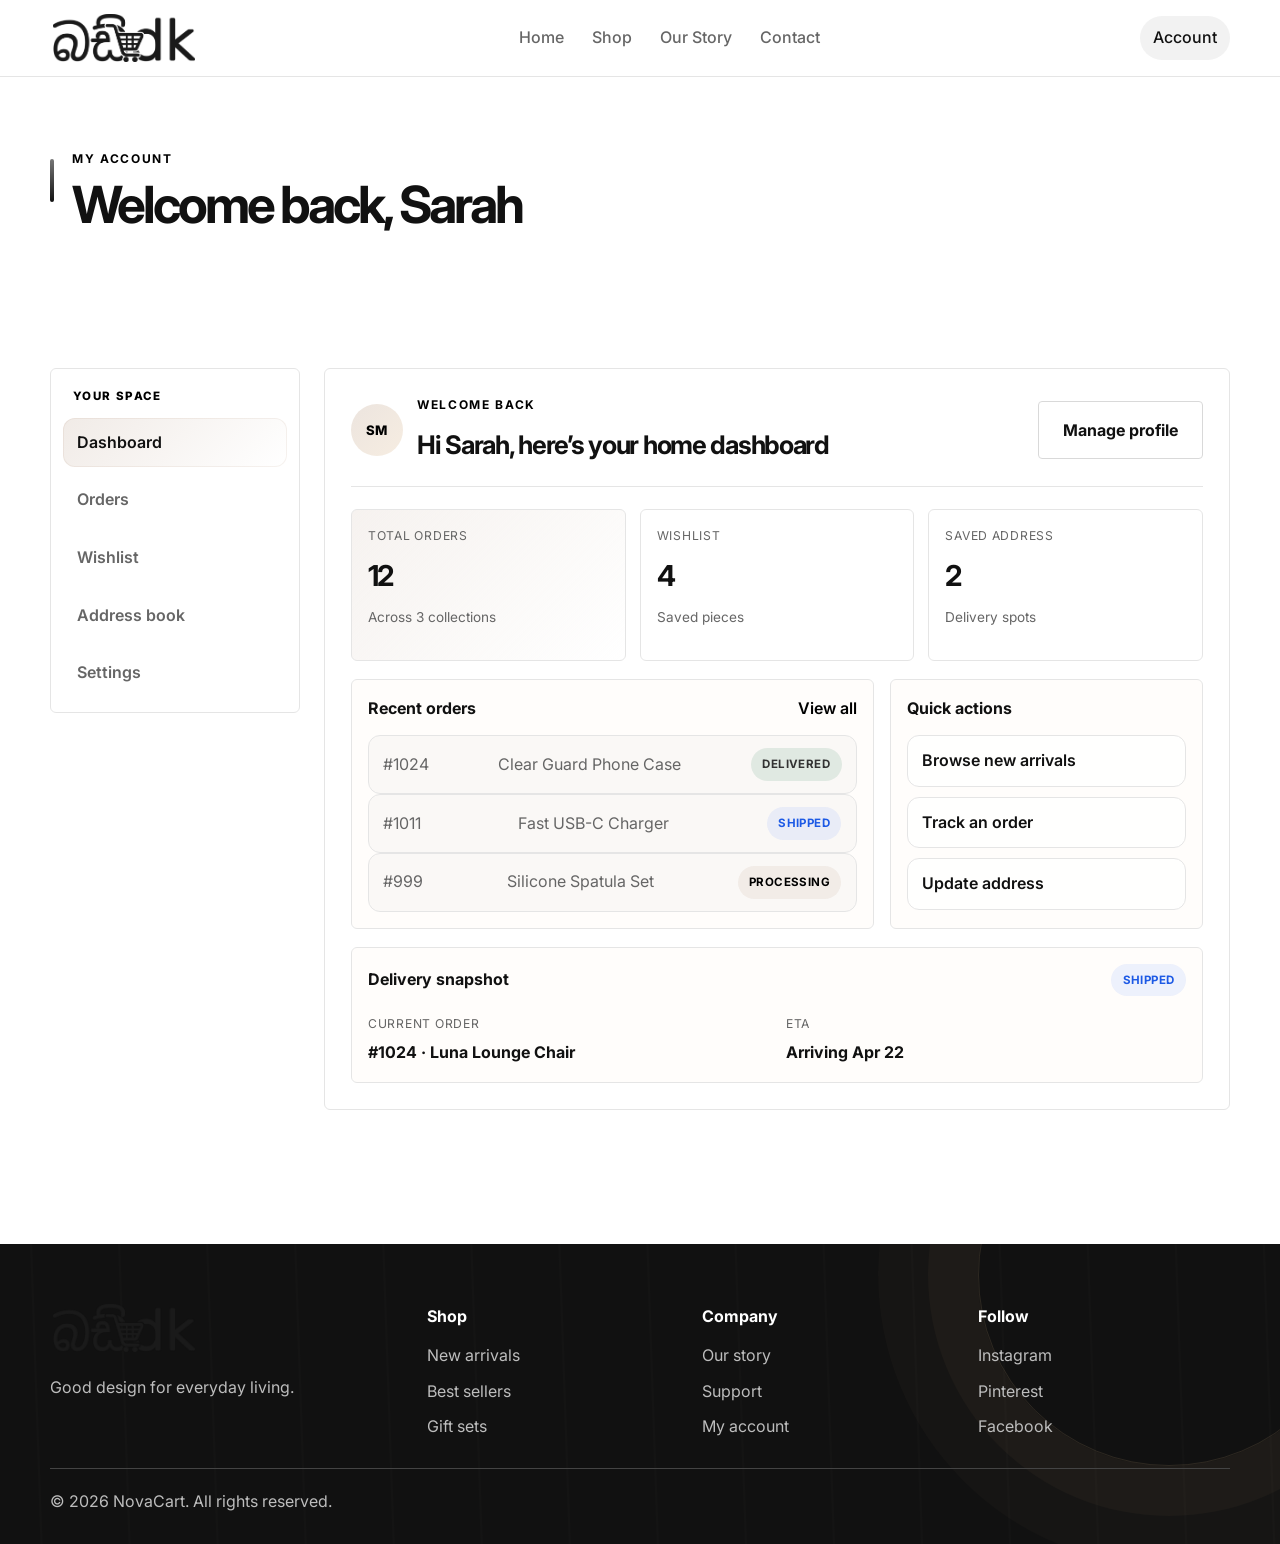
<file: account.html>
<!DOCTYPE html>
<html lang="en">
  <head>
    <meta charset="UTF-8" />
    <meta name="viewport" content="width=device-width, initial-scale=1.0" />
    <title>My Account | NovaCart</title>
    <meta name="description" content="Manage your NovaCart account." />
    <link rel="preconnect" href="https://fonts.googleapis.com" />
    <link rel="preconnect" href="https://fonts.gstatic.com" crossorigin />
    <link href="https://fonts.googleapis.com/css2?family=Inter:wght@400;500;600;700;800&display=swap" rel="stylesheet" />
    <link rel="stylesheet" href="styles.css" />
  </head>
  <body>
    <header class="site-header">
      <div class="container header-inner">
        <a href="index.html" class="logo logo-image" aria-label="NovaCart home"><img src="logo/image.png" alt="NovaCart" /></a>
        <nav class="main-nav" aria-label="Main navigation">
          <a href="index.html">Home</a>
          <div class="shop-menu">
            <a href="products.html" class="nav-link has-categories">Shop</a>
            <div class="shop-dropdown" aria-label="Shop categories">
              <a href="products.html?category=back-covers"><span>Back Covers</span><span>03</span></a>
              <a href="products.html?category=mobile-accessories"><span>Mobile Accessories</span><span>03</span></a>
              <a href="products.html?category=kitchen-parts"><span>Kitchen Parts</span><span>02</span></a>
            </div>
          </div>
          <a href="about.html">Our Story</a>
          <a href="contact.html">Contact</a>
        </nav>
        <div class="header-actions">
          <a href="account.html" class="icon-link active-link">Account</a>
        </div>
        <button class="menu-toggle" aria-label="Open menu" aria-expanded="false">☰</button>
      </div>
    </header>

    <main>
      <section class="page-hero slim-hero">
        <div class="container">
          <p class="eyebrow">My account</p>
          <h1>Welcome back, Sarah</h1>
        </div>
      </section>

      <section class="account-page section-space">
        <div class="container account-layout">
          <aside class="account-nav card-panel">
            <ul>
              <li><a href="#dashboard" class="active" data-tab="dashboard">Dashboard</a></li>
              <li><a href="#orders" data-tab="orders">Orders</a></li>
              <li><a href="#wishlist" data-tab="wishlist">Wishlist</a></li>
              <li><a href="#addresses" data-tab="addresses">Address book</a></li>
              <li><a href="#settings" data-tab="settings">Settings</a></li>
            </ul>
          </aside>

          <div class="account-content card-panel">
            <div class="account-topbar">
              <div class="profile-summary">
                <div class="profile-avatar">SM</div>
                <div>
                  <p class="eyebrow">Welcome back</p>
                  <h3>Hi Sarah, here’s your home dashboard</h3>
                </div>
              </div>
              <button type="button" class="btn btn-secondary" data-popup="profile">Manage profile</button>
            </div>

            <div class="account-section active" id="dashboard-panel">
              <div class="stats-grid">
                <div class="stat-card accent">
                  <span>Total orders</span>
                  <strong>12</strong>
                  <small>Across 3 collections</small>
                </div>
                <div class="stat-card">
                  <span>Wishlist</span>
                  <strong>4</strong>
                  <small>Saved pieces</small>
                </div>
                <div class="stat-card">
                  <span>Saved address</span>
                  <strong>2</strong>
                  <small>Delivery spots</small>
                </div>
              </div>

              <div class="dashboard-grid">
                <div class="info-panel">
                  <div class="section-row">
                    <h4>Recent orders</h4>
                    <a href="#orders" class="text-link" data-tab="orders">View all</a>
                  </div>
                  <div id="recentOrdersList"></div>
                </div>

                <div class="info-panel">
                  <div class="section-row">
                    <h4>Quick actions</h4>
                  </div>
                  <div class="quick-action-list">
                    <a href="products.html" class="quick-action">Browse new arrivals</a>
                    <a href="#orders" class="quick-action" data-tab="orders">Track an order</a>
                    <a href="#addresses" class="quick-action" data-tab="addresses">Update address</a>
                  </div>
                </div>
              </div>

              <div class="info-panel tracking-preview">
                <div class="section-row">
                  <h4>Delivery snapshot</h4>
                  <span class="order-status shipped">Shipped</span>
                </div>
                <div class="tracking-summary">
                  <div>
                    <span class="summary-label">Current order</span>
                    <strong>#1024 · Luna Lounge Chair</strong>
                  </div>
                  <div>
                    <span class="summary-label">ETA</span>
                    <strong>Arriving Apr 22</strong>
                  </div>
                </div>
              </div>
            </div>

            <div class="account-section" id="orders-panel">
              <div class="section-row tracking-section-head">
                <div>
                  <p class="eyebrow">Your deliveries</p>
                  <h3>Order tracking</h3>
                  <p>Follow your order from our store to your home.</p>
                </div>
              </div>

              <form class="track-order-form" id="trackOrderForm">
                <label class="field">
                  <span>Track your order</span>
                  <div class="track-input-wrap">
                    <input type="text" id="trackingInput" placeholder="Enter order # like #1024" />
                    <button type="submit" class="btn btn-primary">Track</button>
                  </div>
                </label>
              </form>

              <div class="tracking-panel" id="trackingPanel">
                <div class="tracking-header">
                  <div>
                    <p class="eyebrow">Live status</p>
                    <h4 id="trackingTitle">Order #1024</h4>
                  </div>
                  <span class="order-status" id="trackingStatus">Shipped</span>
                </div>

                <div class="tracking-steps" id="trackingSteps"></div>

                <div class="tracking-updates" id="trackingUpdates"></div>
              </div>

              <div class="orders-list" id="ordersList"></div>
            </div>

            <div class="account-section" id="wishlist-panel">
              <h3>Wishlist</h3>
              <div class="empty-state">
                <p>You have 4 saved pieces waiting for your home.</p>
                <a href="products.html" class="btn btn-secondary">Browse collection</a>
              </div>
            </div>

            <div class="account-section" id="addresses-panel">
              <h3>Address book</h3>
              <div class="info-card">
                <strong>Primary address</strong>
                <p>245 Timber Lane<br />Portland, OR 97205<br />United States</p>
              </div>
            </div>

            <div class="account-section" id="settings-panel">
              <h3>Account settings</h3>
              <div class="info-card">
                <p>Profile, notification preferences, and password settings can be managed here.</p>
                <button type="button" class="btn btn-secondary" data-popup="settings">Manage settings</button>
              </div>
            </div>
          </div>
        </div>
      </section>
    </main>

    <footer class="site-footer">
      <div class="container footer-grid">
        <div>
          <a href="index.html" class="logo logo-image footer-logo" aria-label="NovaCart home"><img src="logo/image.png" alt="NovaCart" /></a>
          <p>Good design for everyday living.</p>
        </div>
        <div>
          <h4>Shop</h4>
          <ul>
            <li><a href="products.html">New arrivals</a></li>
            <li><a href="products.html">Best sellers</a></li>
            <li><a href="products.html">Gift sets</a></li>
          </ul>
        </div>
        <div>
          <h4>Company</h4>
          <ul>
            <li><a href="about.html">Our story</a></li>
            <li><a href="contact.html">Support</a></li>
            <li><a href="account.html">My account</a></li>
          </ul>
        </div>
        <div>
          <h4>Follow</h4>
          <ul>
            <li><a href="#">Instagram</a></li>
            <li><a href="#">Pinterest</a></li>
            <li><a href="#">Facebook</a></li>
          </ul>
        </div>
      </div>
      <div class="container footer-bottom"><span>© <span id="year"></span> NovaCart. All rights reserved.</span></div>
    </footer>

    <script src="script.js"></script>
  </body>
</html>
</file>
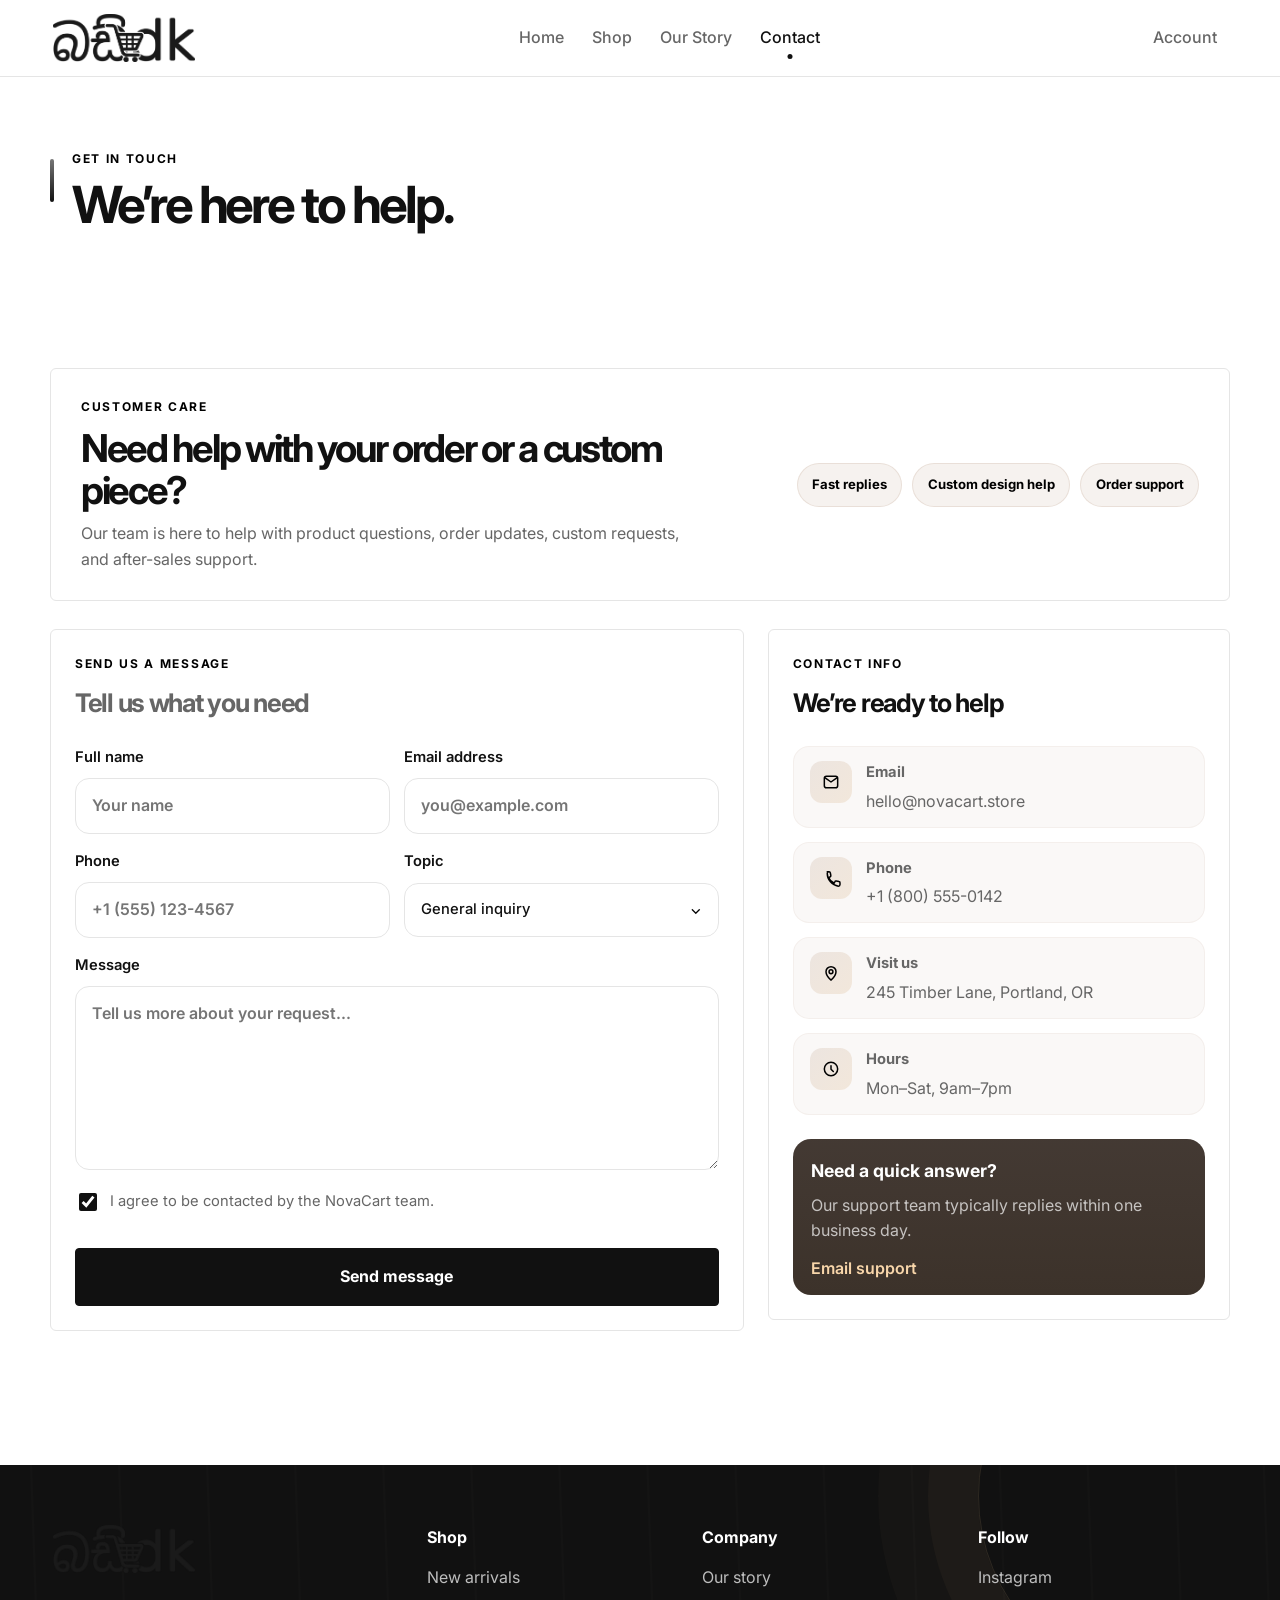
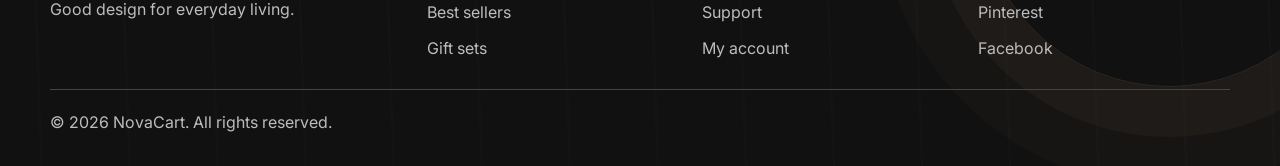
<file: contact.html>
<!DOCTYPE html>
<html lang="en">
  <head>
    <meta charset="UTF-8" />
    <meta name="viewport" content="width=device-width, initial-scale=1.0" />
    <title>Contact Us | NovaCart</title>
    <meta name="description" content="Contact NovaCart for support and product questions." />
    <link rel="preconnect" href="https://fonts.googleapis.com" />
    <link rel="preconnect" href="https://fonts.gstatic.com" crossorigin />
    <link href="https://fonts.googleapis.com/css2?family=Inter:wght@400;500;600;700;800&display=swap" rel="stylesheet" />
    <link rel="stylesheet" href="styles.css" />
  </head>
  <body>
    <header class="site-header">
      <div class="container header-inner">
        <a href="index.html" class="logo logo-image" aria-label="NovaCart home"><img src="logo/image.png" alt="NovaCart" /></a>
        <nav class="main-nav" aria-label="Main navigation">
          <a href="index.html">Home</a>
          <div class="shop-menu">
            <a href="products.html" class="nav-link has-categories">Shop</a>
            <div class="shop-dropdown" aria-label="Shop categories">
              <a href="products.html?category=back-covers"><span>Back Covers</span><span>03</span></a>
              <a href="products.html?category=mobile-accessories"><span>Mobile Accessories</span><span>03</span></a>
              <a href="products.html?category=kitchen-parts"><span>Kitchen Parts</span><span>02</span></a>
            </div>
          </div>
          <a href="about.html">Our Story</a>
          <a href="contact.html" class="active">Contact</a>
        </nav>
        <div class="header-actions">
          <a href="account.html" class="icon-link">Account</a>
        </div>
        <button class="menu-toggle" aria-label="Open menu">☰</button>
      </div>
    </header>

    <main>
      <section class="page-hero slim-hero">
        <div class="container">
          <p class="eyebrow">Get in touch</p>
          <h1>We’re here to help.</h1>
        </div>
      </section>

      <section class="contact-page section-space">
        <div class="container">
          <div class="contact-hero card-panel">
            <div class="contact-hero-copy">
              <p class="eyebrow">Customer care</p>
              <h2>Need help with your order or a custom piece?</h2>
              <p>
                Our team is here to help with product questions, order updates, custom requests,
                and after-sales support.
              </p>
            </div>
            <div class="contact-badges" aria-label="Support highlights">
              <span>Fast replies</span>
              <span>Custom design help</span>
              <span>Order support</span>
            </div>
          </div>

          <div class="contact-layout">
            <div class="contact-card card-panel">
              <div class="section-heading">
                <p class="eyebrow">Send us a message</p>
                <h3>Tell us what you need</h3>
              </div>

              <form class="contact-form">
                <div class="two-col">
                  <label class="field">
                    <span>Full name</span>
                    <input type="text" placeholder="Your name" />
                  </label>
                  <label class="field">
                    <span>Email address</span>
                    <input type="email" placeholder="you@example.com" />
                  </label>
                </div>

                <div class="two-col">
                  <label class="field">
                    <span>Phone</span>
                    <input type="tel" placeholder="+1 (555) 123-4567" />
                  </label>
                  <div class="field">
                    <span id="topicLabel">Topic</span>
                    <div class="custom-select" data-custom-select>
                      <input type="hidden" name="topic" value="General inquiry" />
                      <button type="button" class="custom-select-trigger" aria-labelledby="topicLabel" aria-haspopup="listbox" aria-expanded="false">
                        <span>General inquiry</span><span class="custom-select-chevron" aria-hidden="true">⌄</span>
                      </button>
                      <div class="custom-select-options" role="listbox" aria-label="Topic">
                        <button type="button" role="option" aria-selected="true" data-value="General inquiry">General inquiry</button>
                        <button type="button" role="option" aria-selected="false" data-value="Order support">Order support</button>
                        <button type="button" role="option" aria-selected="false" data-value="Custom furniture">Custom furniture</button>
                        <button type="button" role="option" aria-selected="false" data-value="Shipping & delivery">Shipping &amp; delivery</button>
                        <button type="button" role="option" aria-selected="false" data-value="Wholesale">Wholesale</button>
                      </div>
                    </div>
                  </div>
                </div>

                <label class="field">
                  <span>Message</span>
                  <textarea rows="6" placeholder="Tell us more about your request..."></textarea>
                </label>

                <label class="checkbox-row">
                  <input type="checkbox" checked />
                  <span>I agree to be contacted by the NovaCart team.</span>
                </label>

                <button type="submit" class="btn btn-primary full-width">Send message</button>
              </form>
            </div>

            <aside class="contact-info card-panel">
              <div class="section-heading">
                <p class="eyebrow">Contact info</p>
                <h3>We’re ready to help</h3>
              </div>

              <ul class="info-list">
                <li class="info-item">
                  <div class="info-icon">
                    <svg viewBox="0 0 24 24" aria-hidden="true"><path d="M4 7.5A2.5 2.5 0 0 1 6.5 5h11A2.5 2.5 0 0 1 20 7.5v9A2.5 2.5 0 0 1 17.5 19h-11A2.5 2.5 0 0 1 4 16.5v-9Z"/><path d="m5 7 7 5 7-5"/></svg>
                  </div>
                  <div>
                    <strong>Email</strong>
                    <span>hello@novacart.store</span>
                  </div>
                </li>
                <li class="info-item">
                  <div class="info-icon">
                    <svg viewBox="0 0 24 24" aria-hidden="true"><path d="M7.5 4.5h2.2a1.5 1.5 0 0 1 1.5 1.3l.6 3.2a1.5 1.5 0 0 1-1 1.7l-1.6.6a11.5 11.5 0 0 0 6.8 6.8l.6-1.6a1.5 1.5 0 0 1 1.7-1l3.2.6a1.5 1.5 0 0 1 1.3 1.5v2.2a2 2 0 0 1-2 2A15.5 15.5 0 0 1 7.5 6.5a2 2 0 0 1 2-2Z"/></svg>
                  </div>
                  <div>
                    <strong>Phone</strong>
                    <span>+1 (800) 555-0142</span>
                  </div>
                </li>
                <li class="info-item">
                  <div class="info-icon">
                    <svg viewBox="0 0 24 24" aria-hidden="true"><path d="M12 20.5s6-5.3 6-10.1A6 6 0 1 0 6 10.4c0 4.8 6 10.1 6 10.1Z"/><circle cx="12" cy="10.5" r="2.3"/></svg>
                  </div>
                  <div>
                    <strong>Visit us</strong>
                    <span>245 Timber Lane, Portland, OR</span>
                  </div>
                </li>
                <li class="info-item">
                  <div class="info-icon">
                    <svg viewBox="0 0 24 24" aria-hidden="true"><circle cx="12" cy="12" r="8"/><path d="M12 8v4.2l2.8 2.8"/></svg>
                  </div>
                  <div>
                    <strong>Hours</strong>
                    <span>Mon–Sat, 9am–7pm</span>
                  </div>
                </li>
              </ul>

              <div class="support-box">
                <h4>Need a quick answer?</h4>
                <p>Our support team typically replies within one business day.</p>
                <a href="mailto:hello@novacart.store" class="text-link">Email support</a>
              </div>
            </aside>
          </div>
        </div>
      </section>
    </main>

    <footer class="site-footer">
      <div class="container footer-grid">
        <div>
          <a href="index.html" class="logo logo-image footer-logo" aria-label="NovaCart home"><img src="logo/image.png" alt="NovaCart" /></a>
          <p>Good design for everyday living.</p>
        </div>
        <div>
          <h4>Shop</h4>
          <ul>
            <li><a href="products.html">New arrivals</a></li>
            <li><a href="products.html">Best sellers</a></li>
            <li><a href="products.html">Gift sets</a></li>
          </ul>
        </div>
        <div>
          <h4>Company</h4>
          <ul>
            <li><a href="about.html">Our story</a></li>
            <li><a href="contact.html">Support</a></li>
            <li><a href="account.html">My account</a></li>
          </ul>
        </div>
        <div>
          <h4>Follow</h4>
          <ul>
            <li><a href="#">Instagram</a></li>
            <li><a href="#">Pinterest</a></li>
            <li><a href="#">Facebook</a></li>
          </ul>
        </div>
      </div>
      <div class="container footer-bottom"><span>© <span id="year"></span> NovaCart. All rights reserved.</span></div>
    </footer>

    <script src="script.js"></script>
  </body>
</html>
</file>
<file: styles.css>
:root {
  --bg: #f2eee8;
  --panel: #fffdf8;
  --panel-strong: #efe5d8;
  --soft: #f8f3ee;
  --text: #2b2018;
  --muted: #665c52;
  --line: rgba(74, 53, 39, 0.12);
  --primary: #8a5a36;
  --primary-dark: #734828;
  --secondary: #2f241d;
  --accent: #d3a46a;
  --success: #2a7a56;
  --shadow: 0 20px 45px rgba(66, 46, 34, 0.12);
  --radius: 22px;
  --container: 1180px;
}

* {
  box-sizing: border-box;
}

html {
  scroll-behavior: smooth;
}

body {
  margin: 0;
  font-family: "Inter", sans-serif;
  background: var(--bg);
  color: var(--text);
  line-height: 1.6;
}

a {
  color: inherit;
  text-decoration: none;
}

img {
  max-width: 100%;
  display: block;
}

button,
input,
select,
textarea {
  font: inherit;
}

.container {
  width: min(var(--container), calc(100% - 32px));
  margin: 0 auto;
}

.section-space {
  padding: 90px 0;
}

.eyebrow {
  margin: 0 0 10px;
  font-size: 0.75rem;
  letter-spacing: 0.14em;
  text-transform: uppercase;
  color: var(--primary);
  font-weight: 700;
}

.site-header {
  position: sticky;
  top: 0;
  z-index: 20;
  background: rgba(245, 241, 234, 0.88);
  backdrop-filter: blur(12px);
  border-bottom: 1px solid var(--line);
}

.header-inner {
  display: flex;
  align-items: center;
  justify-content: space-between;
  min-height: 80px;
  gap: 20px;
}

.logo {
  display: inline-flex;
  align-items: center;
  gap: 10px;
  font-weight: 800;
  letter-spacing: -0.04em;
}

.logo-woodcraft {
  width: 72px;
  height: 72px;
  display: inline-flex;
  align-items: center;
  justify-content: center;
}

.logo-woodcraft img {
  width: 100%;
  height: 100%;
  object-fit: contain;
  display: block;
}

.logo-mark {
  width: 32px;
  height: 32px;
  border-radius: 10px;
  background: linear-gradient(135deg, var(--primary), #c88b50);
  color: #fff;
  display: grid;
  place-items: center;
  font-size: 0.9rem;
}

.main-nav,
.header-actions {
  display: flex;
  align-items: center;
  gap: 26px;
}

.main-nav {
  position: relative;
  z-index: 11;
}

.shop-menu {
  position: relative;
  display: inline-flex;
  align-items: center;
}

.shop-dropdown {
  position: absolute;
  top: 100%;
  left: 50%;
  transform: translateX(-50%);
  width: 220px;
  background: rgba(255, 255, 255, 0.96);
  border: 1px solid var(--line);
  border-radius: 18px;
  box-shadow: 0 18px 38px rgba(25, 18, 13, 0.12);
  padding: 10px;
  opacity: 0;
  visibility: hidden;
  transition: opacity 0.22s ease, visibility 0.22s ease;
}

.shop-menu:hover .shop-dropdown,
.shop-menu:focus-within .shop-dropdown {
  opacity: 1;
  visibility: visible;
}

.shop-dropdown a {
  display: flex;
  align-items: center;
  justify-content: space-between;
  gap: 8px;
  padding: 11px 12px;
  border-radius: 10px;
  color: var(--muted);
  font-size: 0.95rem;
}

.shop-dropdown a:hover {
  background: rgba(122, 82, 58, 0.05);
  color: var(--text);
}

.main-nav a,
.icon-link,
.text-link,
.nav-link {
  color: var(--muted);
  font-weight: 500;
  transition: color 0.2s ease, transform 0.2s ease;
}

.main-nav a:hover,
.main-nav a.active,
.nav-link:hover,
.nav-link.active,
.icon-link:hover,
.text-link:hover,
.active-link {
  color: var(--text);
}

.cart-link {
  position: relative;
}

.cart-count {
  min-width: 20px;
  height: 20px;
  border-radius: 50%;
  background: var(--primary);
  color: white;
  display: inline-flex;
  align-items: center;
  justify-content: center;
  font-size: 0.7rem;
  margin-left: 6px;
  padding: 0 4px;
}

.menu-toggle {
  display: none;
  background: transparent;
  border: 1px solid var(--line);
  width: 42px;
  height: 42px;
  border-radius: 12px;
  font-size: 1.2rem;
}

.hero {
  padding: 70px 0 40px;
}

.hero-grid {
  display: grid;
  grid-template-columns: 1.05fr 0.95fr;
  align-items: center;
  gap: 55px;
}

.hero-copy h1,
.page-hero h1,
.section-head h2 {
  margin: 0;
  letter-spacing: -0.06em;
  line-height: 1.02;
}

.hero-copy h1 {
  font-size: clamp(2.8rem, 5vw, 5rem);
  max-width: 540px;
}

.hero-copy p {
  color: var(--muted);
  max-width: 560px;
  font-size: 1.05rem;
}

.hero-actions {
  display: flex;
  align-items: center;
  gap: 16px;
  margin-top: 26px;
}

.btn {
  position: relative;
  display: inline-flex;
  align-items: center;
  justify-content: center;
  border: 1px solid transparent;
  border-radius: 999px;
  padding: 0.95rem 1.5rem;
  font-weight: 700;
  cursor: pointer;
  overflow: hidden;
  isolation: isolate;
  transition: transform 0.25s ease, box-shadow 0.25s ease, background 0.25s ease, border-color 0.25s ease;
  box-shadow: 0 10px 22px rgba(77, 55, 42, 0.1);
}

.btn::before {
  content: "";
  position: absolute;
  inset: 0;
  background: linear-gradient(120deg, transparent 0%, rgba(255,255,255,0.32) 45%, transparent 100%);
  transform: translateX(-130%);
  transition: transform 0.55s ease;
  z-index: -1;
}

.btn:hover {
  transform: translateY(-2px) scale(1.01);
  box-shadow: 0 16px 30px rgba(77, 55, 42, 0.18);
}

.btn:hover::before {
  transform: translateX(130%);
}

.btn:focus-visible {
  outline: 3px solid rgba(138, 90, 54, 0.18);
  outline-offset: 2px;
}

.btn-primary {
  background: linear-gradient(135deg, var(--primary), #b87846);
  color: #fff;
}

.btn-primary:hover {
  background: linear-gradient(135deg, var(--primary-dark), #9c6b3f);
}

.btn-secondary {
  background: rgba(138, 90, 54, 0.06);
  border-color: rgba(138, 90, 54, 0.14);
  color: var(--text);
  box-shadow: none;
}

.btn-secondary:hover {
  background: rgba(138, 90, 54, 0.1);
  border-color: rgba(138, 90, 54, 0.2);
}

.hero-stats {
  display: flex;
  flex-wrap: wrap;
  gap: 30px;
  margin-top: 36px;
}

.hero-stats div {
  display: grid;
  gap: 3px;
}

.hero-stats strong {
  font-size: 1.3rem;
}

.hero-stats span {
  color: var(--muted);
  font-size: 0.82rem;
}

.hero-visual {
  position: relative;
  display: flex;
  justify-content: center;
  align-items: center;
}

.hero-slider {
  position: relative;
  width: min(100%, 550px);
  height: 640px;
  overflow: hidden;
  border-radius: 34px;
  box-shadow: var(--shadow);
  background: #fff;
}

.slider-track {
  position: relative;
  width: 100%;
  height: 100%;
}

.slide {
  position: absolute;
  inset: 0;
  opacity: 0;
  visibility: hidden;
  transition: opacity 0.5s ease, visibility 0.5s ease;
}

.slide.active {
  opacity: 1;
  visibility: visible;
}

.slide img {
  width: 100%;
  height: 100%;
  object-fit: cover;
}

.slider-controls {
  position: absolute;
  right: 18px;
  bottom: 18px;
  display: flex;
  gap: 10px;
}

.slider-btn {
  width: 42px;
  height: 42px;
  border: none;
  border-radius: 50%;
  background: rgba(255, 255, 255, 0.9);
  color: var(--text);
  font-size: 1.2rem;
  cursor: pointer;
  box-shadow: 0 8px 20px rgba(34, 20, 12, 0.12);
}

.floating-badge {
  position: absolute;
  display: flex;
  flex-direction: column;
  background: rgba(255, 255, 255, 0.9);
  border: 1px solid var(--line);
  border-radius: 18px;
  box-shadow: var(--shadow);
  padding: 12px 18px;
}

.badge-top {
  top: 26px;
  left: 10px;
  font-weight: 700;
  color: var(--primary);
}

.badge-bottom {
  right: -8px;
  bottom: 30px;
}

.badge-bottom span {
  font-size: 0.72rem;
  color: var(--muted);
}

.badge-bottom strong {
  font-size: 1.5rem;
}

.section-head {
  margin-bottom: 30px;
}

.section-head h2 {
  font-size: clamp(2rem, 3vw, 3rem);
  max-width: 500px;
}

.split-head {
  display: flex;
  align-items: end;
  justify-content: space-between;
  gap: 20px;
}

.featured-categories,
.product-detail,
.related-products,
.account-page,
.contact-page,
.checkout-page,
.about,
.values {
  background: rgba(255, 255, 255, 0.2);
}

.category-grid,
.product-grid,
.benefit-grid,
.testimonial-grid,
.footer-grid,
.shop-layout,
.checkout-layout,
.account-layout,
.contact-layout,
.simple-grid,
.cart-layout {
  display: grid;
  gap: 24px;
}

.category-grid {
  grid-template-columns: repeat(4, minmax(0, 1fr));
}

.category-card {
  position: relative;
  overflow: hidden;
  border-radius: 24px;
  min-height: 290px;
  box-shadow: var(--shadow);
}

.category-card img {
  width: 100%;
  height: 100%;
  object-fit: cover;
  transition: transform 0.35s ease;
}

.category-card:hover img {
  transform: scale(1.05);
}

.category-overlay {
  position: absolute;
  inset: 0;
  background: linear-gradient(180deg, transparent 0%, rgba(0, 0, 0, 0.5) 100%);
  display: flex;
  align-items: end;
  padding: 18px;
  color: white;
  font-weight: 700;
  font-size: 1.2rem;
}

.product-grid {
  grid-template-columns: repeat(4, minmax(0, 1fr));
}

.product-card {
  background: rgba(255, 255, 255, 0.86);
  border: 1px solid rgba(88, 60, 42, 0.08);
  border-radius: 24px;
  overflow: hidden;
  box-shadow: 0 16px 36px rgba(20, 21, 23, 0.04);
  transition: transform 0.25s ease, box-shadow 0.25s ease, border-color 0.25s ease;
}

.product-card:hover {
  transform: translateY(-6px);
  border-color: rgba(122, 82, 58, 0.2);
  box-shadow: 0 22px 40px rgba(40, 29, 20, 0.12);
}

.product-image-wrap {
  position: relative;
  overflow: hidden;
  background: var(--soft);
}

.product-image-wrap img {
  width: 100%;
  height: 270px;
  object-fit: cover;
  transition: transform 0.35s ease;
}

.product-card:hover .product-image-wrap img {
  transform: scale(1.04);
}

.product-tag {
  position: absolute;
  left: 14px;
  top: 14px;
  padding: 5px 10px;
  border-radius: 999px;
  background: rgba(255, 255, 255, 0.9);
  font-size: 0.7rem;
  font-weight: 700;
  letter-spacing: 0.04em;
  text-transform: uppercase;
}

.product-tag.sale {
  background: rgba(255, 88, 88, 0.12);
  color: #d93c3c;
}

.product-tag.new {
  background: rgba(43, 182, 115, 0.12);
  color: #198a5b;
}

.product-body {
  padding: 18px 18px 20px;
}

.product-card-shop .product-body {
  display: grid;
  gap: 12px;
  padding: 18px 18px 20px;
}

.product-meta,
.product-footer,
.summary-row,
.summary-item,
.review-head,
.cart-item,
.cart-item-actions,
.purchase-box,
.rating-row,
.price-row,
.toolbar,
.order-row {
  display: flex;
  align-items: center;
  justify-content: space-between;
  gap: 16px;
}

.product-meta {
  font-size: 0.74rem;
  color: var(--muted);
  margin-bottom: 8px;
}

.product-body h3 {
  margin: 0 0 14px;
  font-size: 1.2rem;
}

.product-footer {
  margin-top: 16px;
}

.product-footer strong,
.price-row strong {
  font-size: 1.2rem;
}

.small-btn {
  display: inline-flex;
  align-items: center;
  justify-content: center;
  border-radius: 999px;
  background: rgba(138, 90, 54, 0.08);
  border: 1px solid rgba(138, 90, 54, 0.12);
  color: var(--primary-dark);
  padding: 0.6rem 0.9rem;
  font-weight: 700;
  transition: background 0.2s ease, transform 0.2s ease, box-shadow 0.2s ease, border-color 0.2s ease;
}

.small-btn:hover {
  background: rgba(138, 90, 54, 0.12);
  border-color: rgba(138, 90, 54, 0.22);
  box-shadow: 0 8px 18px rgba(77, 55, 42, 0.08);
  transform: translateY(-1px);
}

.promo-wrap {
  position: relative;
  overflow: hidden;
  min-height: 420px;
  border-radius: 32px;
  background:
    linear-gradient(90deg, rgba(28, 21, 18, 0.72) 0%, rgba(28, 21, 18, 0.48) 32%, rgba(28, 21, 18, 0.18) 60%, rgba(28, 21, 18, 0.1) 100%),
    url('https://images.unsplash.com/photo-1505693416388-ac5ce068fe85?auto=format&fit=crop&w=1400&q=80') center/cover no-repeat;
  box-shadow: 0 22px 45px rgba(57, 41, 31, 0.14);
  display: flex;
  align-items: center;
  padding: 42px 48px;
}

.promo-content {
  position: relative;
  z-index: 1;
  max-width: 520px;
  color: #fff;
}

.promo-content .eyebrow {
  color: #f3d7b4;
}

.promo-wrap h2 {
  margin: 8px 0 0;
  font-size: clamp(2.3rem, 4vw, 4rem);
  letter-spacing: -0.06em;
  line-height: 1.02;
  color: #fff;
}

.promo-subtext {
  margin: 14px 0 0;
  color: rgba(255, 255, 255, 0.82);
  font-size: 1.05rem;
  max-width: 440px;
}

.promo-side {
  display: flex;
  align-items: center;
  gap: 14px;
  margin-top: 26px;
  flex-wrap: wrap;
}

.promo-tag {
  display: inline-flex;
  align-items: center;
  justify-content: center;
  padding: 0.72rem 1rem;
  border-radius: 999px;
  background: rgba(255, 255, 255, 0.12);
  border: 1px solid rgba(255, 255, 255, 0.2);
  color: #fff;
  font-size: 0.72rem;
  font-weight: 700;
  letter-spacing: 0.08em;
  text-transform: uppercase;
  backdrop-filter: blur(8px);
}

.promo-badge-card {
  position: absolute;
  right: 34px;
  bottom: 34px;
  z-index: 1;
  display: grid;
  gap: 4px;
  padding: 14px 18px;
  border-radius: 18px;
  background: rgba(255, 255, 255, 0.84);
  border: 1px solid rgba(88, 60, 42, 0.08);
  box-shadow: var(--shadow);
  color: var(--text);
}

.promo-badge-card span {
  font-size: 0.7rem;
  text-transform: uppercase;
  letter-spacing: 0.08em;
  color: var(--muted);
}

.promo-badge-card strong {
  font-size: 1.18rem;
  letter-spacing: -0.04em;
}

@media (max-width: 980px) {
  .promo-wrap {
    min-height: 360px;
    padding: 26px 22px;
  }

  .promo-content {
    max-width: 80%;
  }

  .promo-badge-card {
    right: 20px;
    bottom: 20px;
  }
}

@media (max-width: 760px) {
  .promo-wrap {
    min-height: 420px;
    align-items: end;
  }

  .promo-content {
    max-width: 100%;
  }

  .promo-badge-card {
    position: static;
    margin-top: 20px;
    width: fit-content;
  }
}

/* Design-system refinement: shared polish for every storefront page */
:root {
  --bg: #f7f3ed;
  --panel: #fffdfa;
  --soft: #f1e8dc;
  --text: #241914;
  --muted: #72665d;
  --line: rgba(70, 48, 34, 0.12);
  --primary: #9b6038;
  --primary-dark: #6f3f24;
  --accent: #e1b980;
  --shadow: 0 20px 50px rgba(62, 39, 25, 0.1);
}

body {
  background:
    radial-gradient(circle at 9% 5%, rgba(225, 185, 128, 0.16), transparent 23rem),
    radial-gradient(circle at 92% 18%, rgba(180, 123, 76, 0.1), transparent 25rem),
    var(--bg);
}

body::selection {
  background: #e5bd88;
  color: var(--text);
}

.site-header {
  background: rgba(255, 252, 247, 0.8);
  border-bottom-color: rgba(70, 48, 34, 0.09);
  box-shadow: 0 5px 20px rgba(57, 36, 23, 0.025);
}

.header-inner { min-height: 76px; }

.logo { color: var(--text); }

.main-nav { gap: 28px; }

.main-nav > a,
.shop-menu > a {
  position: relative;
  padding: 8px 0;
}

.main-nav > a::after,
.shop-menu > a::after {
  content: "";
  position: absolute;
  width: 5px;
  height: 5px;
  border-radius: 50%;
  left: 50%;
  bottom: 0;
  transform: translateX(-50%) scale(0);
  background: var(--primary);
  transition: transform 0.2s ease;
}

.main-nav > a:hover::after,
.main-nav > a.active::after,
.shop-menu > a.active::after { transform: translateX(-50%) scale(1); }

.header-actions { gap: 10px; }

.header-actions .icon-link {
  padding: 0.55rem 0.8rem;
  border-radius: 999px;
}

.header-actions .icon-link:hover,
.header-actions .active-link,
.header-actions .active-cart {
  background: rgba(155, 96, 56, 0.08);
  color: var(--primary-dark);
}

.cart-count { box-shadow: 0 2px 8px rgba(111, 63, 36, 0.24); }

.page-hero { padding: 72px 0 38px; }

.slim-hero .container,
.detail-hero .breadcrumb {
  position: relative;
  padding-left: 22px;
}

.slim-hero .container::before,
.detail-hero .breadcrumb::before {
  content: "";
  position: absolute;
  left: 0;
  top: 0.6rem;
  width: 4px;
  height: 2.7rem;
  border-radius: 999px;
  background: linear-gradient(var(--accent), var(--primary));
}

.section-space { padding: 100px 0; }
.section-space-small { padding-bottom: 42px; }
.section-head { margin-bottom: 36px; }
.section-head h2 { max-width: 610px; }

.eyebrow { color: var(--primary-dark); }

.hero { padding-top: 82px; }
.hero-copy h1 { font-size: clamp(3rem, 5.2vw, 5.5rem); }
.hero-copy p { font-size: 1.08rem; }
.hero-visual::before {
  content: "";
  position: absolute;
  width: 80%;
  height: 78%;
  border-radius: 44px;
  background: linear-gradient(135deg, rgba(225, 185, 128, 0.36), rgba(155, 96, 56, 0.1));
  transform: rotate(6deg);
}
.hero-slider { border: 8px solid rgba(255, 253, 250, 0.78); box-shadow: 0 28px 65px rgba(62, 39, 25, 0.18); }
.floating-badge { backdrop-filter: blur(16px); }

.category-card { border: 1px solid rgba(255,255,255,0.7); box-shadow: 0 18px 38px rgba(62, 39, 25, 0.12); }
.category-overlay { padding: 22px; background: linear-gradient(180deg, transparent 32%, rgba(23, 15, 10, 0.68) 100%); }
.category-overlay span { display: flex; align-items: center; justify-content: space-between; width: 100%; }
.category-overlay span::after { content: "↗"; font-size: 1.3rem; opacity: 0; transform: translate(-8px, 8px); transition: all 0.25s ease; }
.category-card:hover .category-overlay span::after { opacity: 1; transform: translate(0, 0); }

.product-card,
.benefit-box,
.testimonial-card,
.card-panel,
.side-panel,
.review-item,
.info-panel,
.checkout-summary {
  border-color: rgba(70, 48, 34, 0.09);
  box-shadow: 0 16px 35px rgba(62, 39, 25, 0.055);
}

.product-card { border-radius: 20px; }
.product-image-wrap img { height: 286px; }
.product-body h3 { letter-spacing: -0.035em; }
.product-tag { box-shadow: 0 4px 14px rgba(42, 26, 16, 0.08); }
.wishlist-btn, .buy-now-btn { transition: transform 0.2s ease, background 0.2s ease, color 0.2s ease; }
.wishlist-btn:hover, .wishlist-btn.saved { color: #a13c42; background: #fff4f4; transform: scale(1.06); }
.buy-now-btn:hover { transform: translateY(-2px); }

.shop-hero-inner,
.contact-hero {
  background: linear-gradient(120deg, rgba(255, 253, 250, 0.95), rgba(239, 221, 197, 0.82));
  box-shadow: 0 20px 42px rgba(62, 39, 25, 0.08);
}
.shop-hero-inner { padding: 34px 36px; }
.spotlight-card { transition: transform 0.22s ease, box-shadow 0.22s ease; }
.spotlight-card:hover { transform: translateY(-4px); box-shadow: 0 18px 32px rgba(62, 39, 25, 0.09); }
.side-panel { background: rgba(255, 253, 250, 0.74); }
.filter-btn { transition: transform 0.18s ease, background 0.18s ease; }
.filter-btn:hover { transform: translateX(3px); }

.main-product-image,
.gallery-miniatures img { border-color: rgba(70, 48, 34, 0.1); }
.main-product-image { box-shadow: var(--shadow); }
.detail-info { padding: 20px 0; }
.purchase-box { padding: 16px; border: 1px solid var(--line); border-radius: 20px; background: rgba(255,255,255,0.56); }
.feature-list { padding: 18px 20px; border-left: 3px solid var(--accent); background: rgba(255,255,255,0.42); border-radius: 0 16px 16px 0; }
.review-item { background: rgba(255, 253, 250, 0.72); }

.cart-item { background: rgba(255,253,250,0.76); border: 1px solid rgba(70,48,34,0.09); box-shadow: 0 12px 26px rgba(62,39,25,0.045); }
.checkout-summary { background: linear-gradient(180deg, rgba(255,253,250,0.95), rgba(244,234,223,0.88)); }
.checkout-summary h3 { letter-spacing: -0.04em; }
.summary-row.total { margin-top: 10px; padding-top: 18px; font-size: 1.1rem; }

.checkout-form.card-panel { background: rgba(255,253,250,0.82); }
.form-group { padding-bottom: 22px; border-bottom: 1px solid var(--line); }
.form-group:last-of-type { border-bottom: 0; padding-bottom: 0; }

.about-image { box-shadow: 18px 18px 0 rgba(225, 185, 128, 0.28), var(--shadow); }
.mini-stats div { background: rgba(255,253,250,0.75); border-color: rgba(155,96,56,0.13); }
.contact-hero { border-radius: 28px; }
.contact-card, .contact-info { background: rgba(255,253,250,0.82); }

.account-content { background: rgba(255,253,250,0.84); }
.account-nav { background: linear-gradient(180deg, rgba(255,253,250,0.92), rgba(244,234,223,0.88)); }
.stat-card { background: rgba(255,253,250,0.68); }

.site-footer { background: #292019; color: rgba(255,255,255,0.78); border-top: 0; margin-top: 34px; }
.site-footer .logo, .site-footer h4 { color: #fff; }
.site-footer p, .site-footer ul, .footer-bottom { color: rgba(255,255,255,0.62); }
.site-footer a:hover { color: #f1c896; }
.footer-bottom { border-top-color: rgba(255,255,255,0.12); }

@media (max-width: 760px) {
  .header-inner { min-height: 68px; }
  .section-space { padding: 70px 0; }
  .hero { padding-top: 45px; }
  .hero-slider { height: 470px; }
  .hero-visual::before { width: 90%; height: 82%; }
  .page-hero { padding: 50px 0 28px; }
  .shop-hero-inner { padding: 25px 22px; }
  .shop-dropdown { position: static; transform: none; width: 100%; margin-top: 4px; display: none; opacity: 1; visibility: visible; box-shadow: none; }
  .shop-menu:hover .shop-dropdown, .shop-menu:focus-within .shop-dropdown { display: block; transform: none; }
  .main-nav.is-open, .header-actions.is-open { display: flex !important; }
  .main-nav.is-open { position: absolute; top: 76px; left: 16px; right: 16px; flex-direction: column; align-items: stretch; gap: 4px; padding: 14px; background: rgba(255,253,250,0.98); border: 1px solid var(--line); border-radius: 18px; box-shadow: var(--shadow); }
  .main-nav.is-open > a, .main-nav.is-open .shop-menu > a { display: block; padding: 12px; }
  .header-actions.is-open { position: absolute; top: 310px; left: 16px; right: 16px; justify-content: center; padding: 10px; background: rgba(255,253,250,0.98); border: 1px solid var(--line); border-radius: 18px; box-shadow: var(--shadow); }
  .product-image-wrap img { height: 300px; }
  .purchase-box { align-items: stretch; }
  .purchase-box .btn { width: 100%; }
  .about-image { height: 400px; }
}

.benefit-grid,
.testimonial-grid {
  grid-template-columns: repeat(3, minmax(0, 1fr));
}

.benefit-box,
.testimonial-card,
.card-panel {
  background: rgba(255, 255, 255, 0.8);
  border: 1px solid rgba(88, 60, 42, 0.08);
  border-radius: 24px;
  padding: 26px;
  box-shadow: 0 12px 30px rgba(16, 20, 22, 0.04);
  transition: transform 0.2s ease, box-shadow 0.2s ease;
}

.benefit-box:hover,
.testimonial-card:hover,
.card-panel:hover {
  transform: translateY(-3px);
  box-shadow: 0 16px 34px rgba(16, 20, 22, 0.08);
}

.icon-circle {
  width: 52px;
  height: 52px;
  border-radius: 16px;
  display: grid;
  place-items: center;
  background: rgba(138, 90, 54, 0.08);
  margin-bottom: 18px;
}

.icon-circle svg,
.info-icon svg {
  width: 22px;
  height: 22px;
  stroke: currentColor;
  fill: none;
  stroke-width: 1.8;
  stroke-linecap: round;
  stroke-linejoin: round;
  color: var(--primary-dark);
}

.info-icon svg {
  width: 20px;
  height: 20px;
}

.benefit-box h3,
.testimonial-card p,
.review-item p {
  margin-top: 0;
}

.benefit-box p,
.testimonial-card p,
.contact-info ul,
.contact-card,
.description,
.review-item p,
.product-detail .description,
.cart-item-info p,
.checkout-summary {
  color: var(--muted);
}

.testimonial-card {
  display: grid;
  gap: 16px;
  position: relative;
  overflow: hidden;
}

.featured-testimonial {
  background: linear-gradient(180deg, rgba(255,255,255,0.9), rgba(241, 232, 222, 0.95));
  border-color: rgba(138, 90, 54, 0.12);
}

.testimonial-top {
  display: flex;
  align-items: center;
  justify-content: space-between;
  gap: 12px;
}

.review-badge {
  display: inline-flex;
  align-items: center;
  justify-content: center;
  padding: 0.42rem 0.7rem;
  border-radius: 999px;
  background: rgba(138, 90, 54, 0.08);
  color: var(--primary-dark);
  font-size: 0.7rem;
  font-weight: 700;
  letter-spacing: 0.04em;
  text-transform: uppercase;
}

.quote {
  margin: 0;
  font-size: 1.04rem;
  line-height: 1.7;
  color: var(--text);
}

.stars {
  color: #f8b533;
  letter-spacing: 0.12em;
  font-size: 0.9rem;
}

.person {
  display: flex;
  align-items: center;
  gap: 12px;
  margin-top: 8px;
  color: var(--text);
}

.avatar {
  width: 42px;
  height: 42px;
  border-radius: 50%;
  display: grid;
  place-items: center;
  background: linear-gradient(135deg, rgba(138,90,54,0.14), rgba(211,164,106,0.18));
  color: var(--primary-dark);
  font-size: 0.72rem;
  font-weight: 800;
  letter-spacing: 0.04em;
}

.person strong {
  display: block;
}

.person span {
  color: var(--muted);
  font-size: 0.85rem;
}

.newsletter-box {
  background: linear-gradient(135deg, var(--secondary), #48392f);
  color: white;
  border-radius: 30px;
  padding: 36px 40px;
  display: flex;
  align-items: center;
  justify-content: space-between;
  gap: 26px;
  box-shadow: 0 20px 35px rgba(42, 32, 22, 0.12);
}

.newsletter-box .eyebrow {
  color: #bed3ff;
}

.newsletter-box h2 {
  margin: 0;
  font-size: clamp(2rem, 3vw, 3rem);
  letter-spacing: -0.05em;
}

.newsletter-form {
  display: flex;
  gap: 12px;
  width: min(520px, 100%);
}

.newsletter-form input,
.checkout-form input,
.contact-form input,
.contact-form textarea,
.shop-sidebar input,
.toolbar select {
  width: 100%;
  border: 1px solid var(--line);
  background: rgba(255, 255, 255, 0.9);
  border-radius: 14px;
  padding: 0.9rem 1rem;
  color: var(--text);
}

.site-footer {
  background: #f4efe9;
  border-top: 1px solid var(--line);
  padding-top: 60px;
}

.footer-grid {
  grid-template-columns: 1.4fr 1fr 1fr 1fr;
  align-items: start;
}

.footer-grid h4 {
  margin: 0 0 14px;
}

.footer-grid ul {
  list-style: none;
  padding: 0;
  margin: 0;
  display: grid;
  gap: 10px;
  color: var(--muted);
}

.footer-bottom {
  border-top: 1px solid var(--line);
  padding: 20px 0 30px;
  color: var(--muted);
  margin-top: 28px;
}

.section-space-small {
  padding: 8px 0 30px;
}

.page-hero {
  padding: 60px 0 30px;
}

.slim-hero {
  padding-top: 52px;
}

.shop-hero {
  padding-top: 36px;
}

.spotlight-grid {
  display: grid;
  grid-template-columns: 1.2fr 0.8fr 0.8fr;
  gap: 18px;
}

.spotlight-card {
  background: rgba(255, 255, 255, 0.72);
  border: 1px solid var(--line);
  border-radius: 24px;
  padding: 22px 20px;
  display: flex;
  flex-direction: column;
  justify-content: center;
  min-height: 150px;
  box-shadow: 0 10px 24px rgba(40, 30, 20, 0.04);
}

.spotlight-card-main {
  background: linear-gradient(135deg, rgba(123, 87, 58, 0.08), rgba(255,255,255,0.85));
  border-color: rgba(123, 87, 58, 0.12);
}

.mini-label {
  display: inline-block;
  font-size: 0.72rem;
  text-transform: uppercase;
  letter-spacing: 0.08em;
  color: var(--primary);
  font-weight: 700;
  margin-bottom: 10px;
}

.spotlight-card h3,
.spotlight-card strong {
  margin: 0 0 8px;
  letter-spacing: -0.04em;
}

.spotlight-card p,
.spotlight-card small {
  margin: 0;
  color: var(--muted);
}

.shop-hero-inner {
  display: flex;
  align-items: end;
  justify-content: space-between;
  gap: 24px;
  padding: 26px 28px;
  background: linear-gradient(135deg, rgba(255, 255, 255, 0.7), rgba(242, 232, 219, 0.9));
  border: 1px solid var(--line);
  border-radius: 30px;
  box-shadow: 0 18px 34px rgba(48, 34, 23, 0.06);
}

.shop-hero-copy {
  max-width: 620px;
}

.shop-hero h1 {
  font-size: clamp(2.2rem, 4vw, 3.7rem);
  margin: 0;
}

.shop-hero-highlights {
  display: flex;
  flex-wrap: wrap;
  justify-content: flex-end;
  gap: 12px;
}

.highlight-pill {
  min-width: 130px;
  background: rgba(255, 255, 255, 0.65);
  border: 1px solid rgba(88, 60, 42, 0.08);
  border-radius: 18px;
  padding: 14px 16px;
  display: grid;
  gap: 4px;
}

.highlight-pill strong {
  font-size: 1.1rem;
}

.highlight-pill span {
  color: var(--muted);
  font-size: 0.8rem;
}

.page-hero h1 {
  font-size: clamp(2.2rem, 4vw, 3.7rem);
}

.breadcrumb {
  color: var(--muted);
  font-size: 0.9rem;
}

.product-detail-grid {
  display: grid;
  grid-template-columns: 1.1fr 0.9fr;
  gap: 50px;
  align-items: center;
}

.detail-gallery {
  display: grid;
  gap: 18px;
}

.main-product-image {
  border-radius: 28px;
  overflow: hidden;
  border: 1px solid var(--line);
  background: #fff;
}

.main-product-image img {
  width: 100%;
  height: 560px;
  object-fit: cover;
}

.gallery-miniatures {
  display: grid;
  grid-template-columns: repeat(3, minmax(0, 1fr));
  gap: 12px;
}

.gallery-miniatures img {
  border-radius: 18px;
  height: 120px;
  object-fit: cover;
  border: 1px solid var(--line);
}
.gallery-thumbnail { width: 100%; padding: 0; border: 2px solid transparent; border-radius: 20px; background: transparent; cursor: pointer; }
.gallery-thumbnail img { width: 100%; }
.gallery-thumbnail.is-active { border-color: var(--primary); }

.detail-info h1 {
  margin: 8px 0 10px;
  font-size: clamp(2.1rem, 4vw, 3.4rem);
  letter-spacing: -0.06em;
}

.rating-row {
  justify-content: flex-start;
  color: #f8b533;
  margin-bottom: 18px;
}

.rating-row a {
  color: var(--primary);
  font-weight: 600;
}

.old-price {
  color: var(--muted);
  text-decoration: line-through;
  margin-left: 10px;
}

.description {
  margin: 0 0 28px;
  font-size: 1.02rem;
}

.purchase-box {
  justify-content: flex-start;
  margin-bottom: 28px;
}

.quantity-picker {
  display: inline-flex;
  align-items: center;
  border: 1px solid var(--line);
  border-radius: 999px;
  background: rgba(255, 255, 255, 0.7);
}

.qty-btn {
  width: 38px;
  height: 38px;
  border: none;
  background: transparent;
  font-size: 1.4rem;
  cursor: pointer;
  color: var(--text);
}

.qty-value {
  min-width: 34px;
  text-align: center;
  font-weight: 700;
}

.feature-list {
  list-style: none;
  padding: 0;
  margin: 0;
  display: grid;
  gap: 10px;
}

.feature-list li {
  position: relative;
  padding-left: 24px;
  color: var(--text);
}

.feature-list li::before {
  content: "✓";
  position: absolute;
  left: 0;
  color: var(--success);
  font-weight: 700;
}

.review-list {
  display: grid;
  grid-template-columns: repeat(3, minmax(0, 1fr));
  gap: 22px;
}

.review-item {
  background: rgba(255, 255, 255, 0.7);
  border: 1px solid var(--line);
  border-radius: 22px;
  padding: 22px;
}

.shop-layout {
  grid-template-columns: 280px minmax(0, 1fr);
  align-items: start;
}

.shop-sidebar {
  display: grid;
  gap: 20px;
  position: sticky;
  top: 94px;
}

.side-panel {
  background: rgba(255, 255, 255, 0.72);
  border: 1px solid var(--line);
  border-radius: 24px;
  padding: 22px;
  box-shadow: 0 10px 24px rgba(42, 31, 21, 0.03);
}

.side-panel-head {
  display: flex;
  align-items: center;
  justify-content: space-between;
  gap: 12px;
  margin-bottom: 16px;
}

.side-panel-head h3 {
  margin: 0;
  font-size: 1.05rem;
}

.side-panel-head span,
.clear-link {
  color: var(--muted);
  font-size: 0.75rem;
  text-transform: uppercase;
  letter-spacing: 0.08em;
}

.clear-link {
  background: transparent;
  border: none;
  cursor: pointer;
}

.search-box {
  display: grid;
  gap: 8px;
  margin-bottom: 18px;
  color: var(--muted);
  font-size: 0.8rem;
  text-transform: uppercase;
  letter-spacing: 0.08em;
}

.search-box input {
  border: 1px solid var(--line);
  background: rgba(255,255,255,0.7);
  border-radius: 12px;
  padding: 0.85rem 0.9rem;
  color: var(--text);
}

.filter-list {
  list-style: none;
  padding: 0;
  margin: 0;
  display: grid;
  gap: 8px;
}

.filter-btn {
  width: 100%;
  text-align: left;
  background: rgba(122, 82, 58, 0.02);
  border: 1px solid transparent;
  color: var(--muted);
  padding: 10px 12px;
  border-radius: 12px;
  cursor: pointer;
  font-weight: 600;
  transition: all 0.2s ease;
}

.filter-btn:hover {
  background: rgba(122, 82, 58, 0.05);
  border-color: rgba(122, 82, 58, 0.08);
  color: var(--text);
}

.filter-btn.active {
  background: rgba(122, 82, 58, 0.1);
  color: var(--primary);
  border-color: rgba(122, 82, 58, 0.12);
}

.price-range {
  display: grid;
  gap: 10px;
  color: var(--muted);
}

.price-range label {
  display: flex;
  align-items: center;
  gap: 10px;
}

.toolbar {
  background: rgba(255, 255, 255, 0.76);
  border: 1px solid rgba(88, 60, 42, 0.08);
  border-radius: 18px;
  padding: 14px 18px;
  margin-bottom: 18px;
  display: flex;
  align-items: center;
  justify-content: space-between;
  gap: 16px;
  box-shadow: 0 8px 18px rgba(43, 31, 20, 0.02);
}

.toolbar-copy {
  display: flex;
  align-items: center;
  gap: 8px;
  color: var(--muted);
}

.toolbar-label {
  font-size: 0.8rem;
  letter-spacing: 0.06em;
  text-transform: uppercase;
}

.sort-wrap {
  display: flex;
  align-items: center;
  gap: 10px;
  color: var(--muted);
  font-size: 0.9rem;
}

.sort-wrap select {
  border: 1px solid var(--line);
  border-radius: 12px;
  padding: 0.7rem 0.9rem;
  background: rgba(255, 255, 255, 0.9);
  color: var(--text);
}

.product-card-shop {
  display: flex;
  flex-direction: column;
}

.product-card-shop .product-image-wrap {
  position: relative;
}

.product-card-shop .product-tag {
  left: 12px;
  top: 12px;
}

.wishlist-btn {
  position: absolute;
  top: 12px;
  right: 12px;
  width: 38px;
  height: 38px;
  border-radius: 50%;
  border: 1px solid rgba(43, 32, 24, 0.08);
  background: rgba(255,255,255,0.9);
  color: var(--secondary);
  font-size: 1.2rem;
  cursor: pointer;
  transition: all 0.2s ease;
}

.wishlist-btn:hover {
  background: var(--primary);
  color: white;
  border-color: transparent;
}

.product-bottom {
  display: flex;
  align-items: center;
  justify-content: space-between;
  gap: 12px;
  margin-top: 8px;
}

.price-stack {
  display: grid;
  gap: 4px;
}

.price-stack strong {
  font-size: 1.18rem;
}

.price-stack span {
  font-size: 0.76rem;
  color: var(--muted);
  text-decoration: line-through;
}

.buy-now-btn {
  border: none;
  border-radius: 999px;
  padding: 0.65rem 1rem;
  background: linear-gradient(135deg, var(--primary), #b17745);
  color: #fff;
  font-weight: 700;
  cursor: pointer;
  box-shadow: 0 8px 18px rgba(138, 90, 54, 0.22);
}

.catalog-empty {
  grid-column: 1 / -1;
  margin: 0;
  padding: 28px;
  border: 1px solid var(--line);
  border-radius: 18px;
  color: var(--muted);
  text-align: center;
  background: var(--panel);
}

.product-grid-shop {
  grid-template-columns: repeat(2, minmax(0, 1fr));
}

.cart-layout {
  grid-template-columns: minmax(0, 1.5fr) minmax(280px, 0.7fr);
  align-items: start;
}

.cart-items {
  display: grid;
  gap: 20px;
}

.cart-item {
  background: rgba(255, 255, 255, 0.7);
  border: 1px solid var(--line);
  border-radius: 22px;
  padding: 18px;
  align-items: center;
}

.cart-item img {
  width: 120px;
  height: 120px;
  border-radius: 18px;
  object-fit: cover;
}

.cart-item-info {
  flex: 1;
}

.cart-item-info h3 {
  margin: 0 0 6px;
}

.cart-item-info p {
  margin: 0;
}

.cart-item-actions {
  justify-content: flex-start;
  margin-top: 14px;
}

.remove-link {
  background: transparent;
  color: #d74f4f;
  border: none;
  cursor: pointer;
  font-weight: 600;
}

.checkout-summary {
  background: rgba(255, 255, 255, 0.7);
  border: 1px solid var(--line);
  border-radius: 22px;
  padding: 22px;
}

.checkout-summary h3,
.contact-card h3,
.contact-info h3,
.account-content h3,
.account-content h4,
.checkout-form h3 {
  margin-top: 0;
}

.summary-row,
.summary-item {
  padding: 8px 0;
  border-bottom: 1px solid var(--line);
}

.summary-row.total {
  margin-top: 8px;
  border-bottom: none;
  font-weight: 800;
  font-size: 1.12rem;
}

.summary-item {
  align-items: flex-start;
}

.summary-item > div {
  display: grid;
}

.summary-item span,
.order-row span,
.account-content .mini-stats span {
  color: var(--muted);
}

.full-width {
  width: 100%;
  margin-top: 18px;
}

.checkout-layout {
  grid-template-columns: minmax(0, 1.2fr) minmax(300px, 0.8fr);
}

.checkout-form,
.contact-card,
.contact-info,
.account-content,
.account-nav {
  background: rgba(255, 255, 255, 0.72);
  border: 1px solid var(--line);
  border-radius: 22px;
  padding: 24px;
}

.form-group {
  display: grid;
  gap: 14px;
  margin-bottom: 18px;
}

.two-col {
  display: grid;
  grid-template-columns: repeat(2, minmax(0, 1fr));
  gap: 14px;
}

.contact-layout {
  grid-template-columns: minmax(0, 1.2fr) minmax(280px, 0.8fr);
  align-items: start;
}

.contact-hero {
  display: flex;
  align-items: center;
  justify-content: space-between;
  gap: 22px;
  padding: 28px 30px;
  margin-bottom: 28px;
  background: linear-gradient(135deg, rgba(255, 255, 255, 0.92), rgba(245, 232, 214, 0.8));
  border: 1px solid rgba(122, 82, 58, 0.08);
}

.contact-hero-copy {
  max-width: 620px;
}

.contact-hero-copy h2 {
  margin: 0 0 10px;
  font-size: clamp(2rem, 3vw, 3rem);
  letter-spacing: -0.06em;
  line-height: 1.1;
}

.contact-hero-copy p:last-child {
  margin: 0;
  color: var(--muted);
}

.contact-badges {
  display: flex;
  flex-wrap: wrap;
  justify-content: flex-end;
  gap: 10px;
}

.contact-badges span {
  display: inline-flex;
  align-items: center;
  padding: 0.65rem 0.9rem;
  border-radius: 999px;
  background: rgba(138, 90, 54, 0.08);
  border: 1px solid rgba(138, 90, 54, 0.12);
  color: var(--primary-dark);
  font-weight: 700;
  font-size: 0.82rem;
}

.section-heading {
  margin-bottom: 22px;
}

.section-heading h3 {
  margin: 0;
  font-size: clamp(1.6rem, 2vw, 2.2rem);
  letter-spacing: -0.05em;
}

.contact-form,
.checkout-form {
  display: grid;
  gap: 16px;
}

.field {
  display: grid;
  gap: 8px;
  color: var(--text);
  font-weight: 600;
}

.field span {
  font-size: 0.92rem;
}

.contact-form input,
.contact-form textarea,
.contact-form select,
.checkout-form input,
.shop-sidebar input,
.toolbar select {
  width: 100%;
  border: 1px solid var(--line);
  background: rgba(255, 255, 255, 0.9);
  border-radius: 14px;
  padding: 0.9rem 1rem;
  color: var(--text);
  transition: border-color 0.2s ease, box-shadow 0.2s ease, background 0.2s ease;
}

.contact-form input:focus,
.contact-form textarea:focus,
.contact-form select:focus,
.checkout-form input:focus,
.shop-sidebar input:focus,
.toolbar select:focus {
  outline: none;
  border-color: rgba(138, 90, 54, 0.5);
  box-shadow: 0 0 0 4px rgba(138, 90, 54, 0.08);
  background: white;
}

.contact-form textarea {
  resize: vertical;
  min-height: 160px;
}

.checkbox-row {
  display: inline-flex;
  align-items: flex-start;
  gap: 10px;
  color: var(--muted);
  font-size: 0.92rem;
  margin-top: 4px;
}

.checkbox-row input {
  width: 18px;
  height: 18px;
  margin-top: 3px;
  accent-color: var(--primary);
}

.contact-info ul {
  list-style: none;
  padding: 0;
  margin: 0 0 24px;
  display: grid;
  gap: 14px;
}

.info-item {
  display: flex;
  align-items: flex-start;
  gap: 14px;
  padding: 14px 16px;
  border-radius: 16px;
  background: rgba(138, 90, 54, 0.04);
  border: 1px solid rgba(138, 90, 54, 0.06);
}

.info-icon {
  width: 42px;
  height: 42px;
  border-radius: 12px;
  background: linear-gradient(135deg, rgba(138, 90, 54, 0.12), rgba(211, 164, 106, 0.2));
  display: grid;
  place-items: center;
  font-size: 1.15rem;
  color: var(--primary-dark);
  flex-shrink: 0;
}

.info-item div:last-child {
  display: grid;
  gap: 4px;
}

.info-item strong {
  font-size: 0.92rem;
}

.info-item span {
  color: var(--muted);
  line-height: 1.5;
}

.support-box {
  padding: 18px 18px 14px;
  border-radius: 18px;
  background: linear-gradient(180deg, rgba(47, 36, 29, 0.9), rgba(60, 50, 42, 1));
  color: white;
}

.support-box h4 {
  margin: 0 0 8px;
  font-size: 1.1rem;
}

.support-box p {
  margin: 0 0 12px;
  color: rgba(255, 255, 255, 0.7);
}

.support-box .text-link {
  color: #f8d6aa;
  font-weight: 600;
}

.account-layout {
  grid-template-columns: 250px minmax(0, 1fr);
  align-items: start;
  gap: 20px;
}

.account-section {
  display: none;
}

.account-section.active {
  display: block;
}

.account-content {
  display: grid;
  gap: 18px;
  background: rgba(255, 255, 255, 0.78);
  border: 1px solid rgba(88, 60, 42, 0.08);
  border-radius: 28px;
  padding: 20px;
  box-shadow: 0 16px 36px rgba(29, 21, 15, 0.04);
}

.account-topbar {
  display: flex;
  align-items: center;
  justify-content: space-between;
  gap: 18px;
  padding-bottom: 16px;
  border-bottom: 1px solid var(--line);
}

.profile-summary {
  display: flex;
  align-items: center;
  gap: 14px;
}

.profile-avatar {
  width: 52px;
  height: 52px;
  border-radius: 50%;
  display: grid;
  place-items: center;
  background: linear-gradient(135deg, rgba(138, 90, 54, 0.16), rgba(211, 164, 106, 0.2));
  color: var(--primary-dark);
  font-size: 0.82rem;
  font-weight: 800;
  letter-spacing: 0.06em;
}

.account-topbar h3 {
  margin: 6px 0 0;
  font-size: clamp(1.5rem, 2vw, 2rem);
  letter-spacing: -0.05em;
}

.account-nav {
  position: sticky;
  top: 96px;
  background: linear-gradient(180deg, rgba(255,255,255,0.82), rgba(245,236,227,0.9));
  border: 1px solid rgba(88, 60, 42, 0.08);
  border-radius: 24px;
  padding: 14px 12px;
  box-shadow: 0 12px 30px rgba(20, 14, 9, 0.04);
}

.account-nav ul {
  list-style: none;
  margin: 0;
  padding: 0;
  display: grid;
  gap: 8px;
}

.section-row {
  display: flex;
  align-items: center;
  justify-content: space-between;
  gap: 12px;
  margin-bottom: 14px;
}

.section-row h3,
.section-row h4 {
  margin: 0;
}

.stats-grid {
  display: grid;
  grid-template-columns: repeat(3, minmax(0, 1fr));
  gap: 14px;
}

.stat-card {
  display: grid;
  gap: 8px;
  background: rgba(17, 17, 17, 0.02);
  border: 1px solid var(--line);
  border-radius: 18px;
  padding: 16px;
  transition: transform 0.2s ease, box-shadow 0.2s ease;
}

.stat-card:hover {
  transform: translateY(-2px);
  box-shadow: 0 10px 24px rgba(32, 23, 18, 0.06);
}

.stat-card.accent {
  background: linear-gradient(135deg, rgba(138, 90, 54, 0.08), rgba(255, 255, 255, 0.7));
}

.stat-card span,
.summary-label {
  color: var(--muted);
  font-size: 0.76rem;
  letter-spacing: 0.06em;
  text-transform: uppercase;
}

.stat-card strong {
  font-size: clamp(1.8rem, 2vw, 2.4rem);
  letter-spacing: -0.06em;
}

.stat-card small {
  color: var(--muted);
  font-size: 0.85rem;
}

.dashboard-grid {
  display: grid;
  grid-template-columns: minmax(0, 1.5fr) minmax(220px, 0.9fr);
  gap: 16px;
}

.info-panel {
  background: rgba(17, 17, 17, 0.02);
  border: 1px solid var(--line);
  border-radius: 18px;
  padding: 16px;
}

.quick-action-list {
  display: grid;
  gap: 10px;
}

.quick-action {
  display: block;
  padding: 12px 14px;
  border-radius: 12px;
  background: rgba(255, 255, 255, 0.7);
  border: 1px solid var(--line);
  color: var(--text);
  font-weight: 600;
  transition: all 0.2s ease;
}

.quick-action:hover {
  border-color: rgba(138, 90, 54, 0.2);
  background: rgba(138, 90, 54, 0.04);
  transform: translateX(2px);
}

.quick-action-list {
  display: grid;
  gap: 10px;
}

.quick-action {
  display: block;
  padding: 12px 14px;
  border-radius: 12px;
  background: rgba(255, 255, 255, 0.7);
  border: 1px solid var(--line);
  color: var(--text);
  font-weight: 600;
}

.quick-action:hover {
  border-color: rgba(138, 90, 54, 0.2);
  background: rgba(138, 90, 54, 0.04);
}

.tracking-summary {
  display: grid;
  grid-template-columns: repeat(2, minmax(0, 1fr));
  gap: 18px;
}

.tracking-summary strong {
  display: block;
  margin-top: 4px;
}

.recent-orders,
.orders-list {
  display: grid;
  gap: 12px;
}

.order-row {
  background: rgba(17, 17, 17, 0.02);
  border: 1px solid var(--line);
  border-radius: 12px;
  padding: 12px 14px;
  display: flex;
  align-items: center;
  justify-content: space-between;
  gap: 16px;
}

.order-row {
  background: rgba(17, 17, 17, 0.02);
  border: 1px solid var(--line);
  border-radius: 12px;
  padding: 12px 14px;
  display: flex;
  align-items: center;
  justify-content: space-between;
  gap: 16px;
}

.order-status {
  display: inline-flex;
  align-items: center;
  justify-content: center;
  padding: 0.45rem 0.7rem;
  border-radius: 999px;
  font-size: 0.72rem;
  font-weight: 700;
  letter-spacing: 0.04em;
  text-transform: uppercase;
}

.order-status.delivered {
  background: rgba(42, 122, 86, 0.12);
  color: var(--success);
}

.order-status.shipped {
  background: rgba(26, 92, 255, 0.08);
  color: #1d5ae5;
}

.order-status.processing {
  background: rgba(138, 90, 54, 0.08);
  color: var(--primary-dark);
}

.track-order-form {
  margin-bottom: 18px;
}

.track-input-wrap {
  display: flex;
  align-items: center;
  gap: 12px;
}

.track-input-wrap input {
  flex: 1;
}

.tracking-panel {
  background: rgba(138, 90, 54, 0.04);
  border: 1px solid rgba(138, 90, 54, 0.08);
  border-radius: 18px;
  padding: 16px;
  margin-bottom: 18px;
}

.tracking-header {
  display: flex;
  align-items: center;
  justify-content: space-between;
  gap: 12px;
  margin-bottom: 14px;
}

.tracking-header h4 {
  margin: 0;
}

.tracking-steps {
  display: grid;
  grid-template-columns: repeat(5, minmax(0, 1fr));
  gap: 10px;
  margin-bottom: 14px;
}

.tracking-step {
  display: grid;
  justify-items: center;
  gap: 8px;
  color: var(--muted);
  font-size: 0.78rem;
  text-align: center;
}

.step-dot,
.update-dot {
  width: 12px;
  height: 12px;
  border-radius: 50%;
  background: rgba(138, 90, 54, 0.16);
  display: block;
}

.tracking-step.complete .step-dot,
.update-item.latest .update-dot {
  background: var(--primary);
  box-shadow: 0 0 0 5px rgba(138, 90, 54, 0.12);
}

.tracking-step.complete {
  color: var(--text);
  font-weight: 600;
}

.tracking-updates {
  display: grid;
  gap: 8px;
}

.update-item {
  display: flex;
  align-items: center;
  gap: 10px;
  color: var(--muted);
  font-size: 0.92rem;
}

.order-card {
  background: rgba(255, 255, 255, 0.74);
  border: 1px solid var(--line);
  border-radius: 18px;
  padding: 16px;
  display: grid;
  gap: 10px;
}

.order-card-head,
.order-meta {
  display: flex;
  align-items: center;
  justify-content: space-between;
  gap: 12px;
}

.order-id {
  display: block;
  color: var(--muted);
  font-size: 0.76rem;
  letter-spacing: 0.06em;
  text-transform: uppercase;
  margin-bottom: 6px;
}

.order-card h4 {
  margin: 0;
}

.order-meta {
  color: var(--muted);
  font-size: 0.92rem;
}

.empty-state,
.info-card {
  display: grid;
  gap: 12px;
  padding: 16px;
  background: rgba(17, 17, 17, 0.02);
  border: 1px solid var(--line);
  border-radius: 16px;
}

.empty-state p,
.info-card p {
  margin: 0;
  color: var(--muted);
}

.text-link {
  color: var(--primary-dark);
  font-weight: 600;
}

.account-nav a {
  display: block;
  padding: 12px 14px;
  border-radius: 12px;
  color: var(--muted);
  font-weight: 600;
  transition: all 0.2s ease;
}

.account-nav a.active,
.account-nav a:hover {
  background: linear-gradient(135deg, rgba(138, 90, 54, 0.12), rgba(255, 255, 255, 0.8));
  color: var(--text);
  box-shadow: inset 0 0 0 1px rgba(138, 90, 54, 0.08);
}

.mini-stats {
  display: grid;
  grid-template-columns: repeat(3, minmax(0, 1fr));
  gap: 18px;
  margin: 24px 0;
}

.mini-stats div {
  background: rgba(26, 92, 255, 0.04);
  border: 1px solid rgba(26, 92, 255, 0.08);
  border-radius: 18px;
  padding: 20px 16px;
  display: grid;
}

.mini-stats strong {
  font-size: 1.6rem;
}

.recent-orders {
  display: grid;
  gap: 12px;
}

.order-row {
  background: rgba(17, 17, 17, 0.02);
  border: 1px solid var(--line);
  border-radius: 12px;
  padding: 12px 14px;
}

.simple-grid {
  grid-template-columns: 1fr 1fr;
  align-items: center;
  gap: 32px;
}

.about-image {
  width: 100%;
  height: 520px;
  object-fit: cover;
  border-radius: 28px;
  box-shadow: var(--shadow);
}

@media (max-width: 980px) {
  .hero-grid,
  .product-detail-grid,
  .shop-layout,
  .cart-layout,
  .checkout-layout,
  .contact-layout,
  .account-layout,
  .simple-grid,
  .footer-grid {
    grid-template-columns: 1fr;
  }

  .account-nav {
    position: static;
  }

  .dashboard-grid,
  .stats-grid {
    grid-template-columns: 1fr;
  }

  .category-grid,
  .product-grid,
  .benefit-grid,
  .testimonial-grid,
  .review-list {
    grid-template-columns: repeat(2, minmax(0, 1fr));
  }

  .newsletter-box,
  .promo-wrap,
  .split-head,
  .shop-hero-inner {
    flex-direction: column;
    align-items: flex-start;
  }

  .spotlight-grid {
    grid-template-columns: 1fr;
  }

  .shop-content .product-grid {
    grid-template-columns: repeat(2, minmax(0, 1fr));
  }
}

@media (max-width: 760px) {
  .main-nav,
  .header-actions {
    display: none;
  }

  .menu-toggle {
    display: inline-flex;
    align-items: center;
    justify-content: center;
  }

  .hero {
    padding-top: 36px;
  }

  .category-grid,
  .product-grid,
  .benefit-grid,
  .testimonial-grid,
  .review-list,
  .mini-stats,
  .two-col,
  .product-grid-shop {
    grid-template-columns: 1fr;
  }

  .newsletter-form {
    flex-direction: column;
    width: 100%;
  }

  .hero-actions,
  .purchase-box,
  .toolbar,
  .cart-item,
  .cart-item-actions {
    flex-direction: column;
    align-items: flex-start;
  }

  .hero-copy h1 {
    max-width: none;
  }

  .hero-card img {
    height: 460px;
  }

  .product-grid-shop {
    grid-template-columns: 1fr;
  }
}

/* Final shared UI layer kept last so every page receives the same visual language. */
body { background: radial-gradient(circle at 9% 5%, rgba(225,185,128,.16), transparent 23rem), radial-gradient(circle at 92% 18%, rgba(180,123,76,.1), transparent 25rem), var(--bg); }
body::selection { background: #e5bd88; color: var(--text); }
.site-header { background: rgba(255,252,247,.8); border-bottom-color: rgba(70,48,34,.09); box-shadow: 0 5px 20px rgba(57,36,23,.025); }
.header-inner { min-height: 76px; }
.main-nav { gap: 28px; }
.main-nav > a, .shop-menu > a { position: relative; padding: 8px 0; }
.main-nav > a::after, .shop-menu > a::after { content: ""; position: absolute; width: 5px; height: 5px; border-radius: 50%; left: 50%; bottom: 0; transform: translateX(-50%) scale(0); background: var(--primary); transition: transform .2s ease; }
.main-nav > a:hover::after, .main-nav > a.active::after, .shop-menu > a.active::after { transform: translateX(-50%) scale(1); }
.header-actions { gap: 10px; }
.header-actions .icon-link { padding: .55rem .8rem; border-radius: 999px; }
.header-actions .icon-link:hover, .header-actions .active-link, .header-actions .active-cart { background: rgba(155,96,56,.08); color: var(--primary-dark); }
.cart-count { box-shadow: 0 2px 8px rgba(111,63,36,.24); }
.page-hero { padding: 72px 0 38px; }
.slim-hero .container, .detail-hero .breadcrumb { position: relative; padding-left: 22px; }
.slim-hero .container::before, .detail-hero .breadcrumb::before { content: ""; position: absolute; left: 0; top: .6rem; width: 4px; height: 2.7rem; border-radius: 999px; background: linear-gradient(var(--accent),var(--primary)); }
.section-space { padding: 100px 0; }
.section-space-small { padding-bottom: 42px; }
.section-head { margin-bottom: 36px; }
.section-head h2 { max-width: 610px; }
.hero { padding-top: 82px; }
.hero-copy h1 { font-size: clamp(3rem,5.2vw,5.5rem); }
.hero-copy p { font-size: 1.08rem; }
.hero-visual::before { content: ""; position: absolute; width: 80%; height: 78%; border-radius: 44px; background: linear-gradient(135deg,rgba(225,185,128,.36),rgba(155,96,56,.1)); transform: rotate(6deg); }
.hero-slider { border: 8px solid rgba(255,253,250,.78); box-shadow: 0 28px 65px rgba(62,39,25,.18); }
.floating-badge { backdrop-filter: blur(16px); }
.category-card { border: 1px solid rgba(255,255,255,.7); box-shadow: 0 18px 38px rgba(62,39,25,.12); }
.category-overlay { padding: 22px; background: linear-gradient(180deg,transparent 32%,rgba(23,15,10,.68) 100%); }
.category-overlay span { display: flex; align-items: center; justify-content: space-between; width: 100%; }
.category-overlay span::after { content: "↗"; font-size: 1.3rem; opacity: 0; transform: translate(-8px,8px); transition: all .25s ease; }
.category-card:hover .category-overlay span::after { opacity: 1; transform: translate(0,0); }
.product-card, .benefit-box, .testimonial-card, .card-panel, .side-panel, .review-item, .info-panel, .checkout-summary { border-color: rgba(70,48,34,.09); box-shadow: 0 16px 35px rgba(62,39,25,.055); }
.product-card { border-radius: 20px; }
.product-image-wrap img { height: 286px; }
.product-body h3 { letter-spacing: -.035em; }
.product-tag { box-shadow: 0 4px 14px rgba(42,26,16,.08); }
.wishlist-btn, .buy-now-btn { transition: transform .2s ease,background .2s ease,color .2s ease; }
.wishlist-btn:hover, .wishlist-btn.saved { color: #a13c42; background: #fff4f4; transform: scale(1.06); }
.buy-now-btn:hover { transform: translateY(-2px); }
.shop-hero-inner, .contact-hero { background: linear-gradient(120deg,rgba(255,253,250,.95),rgba(239,221,197,.82)); box-shadow: 0 20px 42px rgba(62,39,25,.08); }
.shop-hero-inner { padding: 34px 36px; }
.spotlight-card { transition: transform .22s ease,box-shadow .22s ease; }
.spotlight-card:hover { transform: translateY(-4px); box-shadow: 0 18px 32px rgba(62,39,25,.09); }
.side-panel { background: rgba(255,253,250,.74); }
.filter-btn:hover { transform: translateX(3px); }
.main-product-image, .gallery-miniatures img { border-color: rgba(70,48,34,.1); }
.main-product-image { box-shadow: var(--shadow); }
.detail-info { padding: 20px 0; }
.purchase-box { padding: 16px; border: 1px solid var(--line); border-radius: 20px; background: rgba(255,255,255,.56); }
.feature-list { padding: 18px 20px; border-left: 3px solid var(--accent); background: rgba(255,255,255,.42); border-radius: 0 16px 16px 0; }
.review-item { background: rgba(255,253,250,.72); }
.cart-item { background: rgba(255,253,250,.76); border: 1px solid rgba(70,48,34,.09); box-shadow: 0 12px 26px rgba(62,39,25,.045); }
.checkout-summary { background: linear-gradient(180deg,rgba(255,253,250,.95),rgba(244,234,223,.88)); }
.summary-row.total { margin-top: 10px; padding-top: 18px; font-size: 1.1rem; }
.checkout-form.card-panel, .contact-card, .contact-info { background: rgba(255,253,250,.82); }
.form-group { padding-bottom: 22px; border-bottom: 1px solid var(--line); }
.form-group:last-of-type { border-bottom: 0; padding-bottom: 0; }
.about-image { box-shadow: 18px 18px 0 rgba(225,185,128,.28),var(--shadow); }
.mini-stats div { background: rgba(255,253,250,.75); border-color: rgba(155,96,56,.13); }
.contact-hero { border-radius: 28px; }
.account-content { background: rgba(255,253,250,.84); }
.account-nav { background: linear-gradient(180deg,rgba(255,253,250,.92),rgba(244,234,223,.88)); }
.stat-card { background: rgba(255,253,250,.68); }
.site-footer { background: #292019; color: rgba(255,255,255,.78); border-top: 0; margin-top: 34px; }
.site-footer .logo, .site-footer h4 { color: #fff; }
.site-footer p, .site-footer ul, .footer-bottom { color: rgba(255,255,255,.62); }
.site-footer a:hover { color: #f1c896; }
.footer-bottom { border-top-color: rgba(255,255,255,.12); }
@media (max-width:760px) {
  .header-inner { min-height:68px; }
  .section-space { padding:70px 0; }
  .hero { padding-top:45px; }
  .hero-slider { height:470px; }
  .hero-visual::before { width:90%; height:82%; }
  .page-hero { padding:50px 0 28px; }
  .shop-hero-inner { padding:25px 22px; }
  .header-inner { position:relative; flex-wrap:wrap; }
  .logo-image { order:1; }
  .menu-toggle { order:2; margin-left:auto; }
  .shop-dropdown { position:static; transform:none; width:100%; margin-top:4px; display:none; opacity:1; visibility:visible; box-shadow:none; }
  .main-nav.is-open .shop-dropdown { display:block; }
  .main-nav.is-open, .header-actions.is-open { display:flex !important; }
  .main-nav.is-open { position:static; order:3; flex:0 0 100%; flex-direction:column; align-items:stretch; gap:4px; padding:14px 14px 8px; background:rgba(255,253,250,.98); border:1px solid var(--line); border-bottom:0; border-radius:18px 18px 0 0; box-shadow:var(--shadow); }
  .main-nav.is-open > a, .main-nav.is-open .shop-menu > a { display:block; padding:10px 12px; }
  .main-nav.is-open .shop-menu { display:block; }
  .main-nav.is-open .shop-dropdown a { padding:9px 12px; }
  .header-actions.is-open { position:static; order:4; flex:0 0 100%; justify-content:flex-start; padding:8px 14px 14px; background:rgba(255,253,250,.98); border:1px solid var(--line); border-top:0; border-radius:0 0 18px 18px; box-shadow:var(--shadow); }
  .product-image-wrap img { height:300px; }
  .purchase-box { align-items:stretch; }
  .purchase-box .btn { width:100%; }
  .about-image { height:400px; }
}

.admin-main { padding-top: 54px; padding-bottom: 90px; }
.admin-page [hidden] { display: none !important; }
.admin-header { justify-content: space-between; }
.admin-header-actions,
.admin-form-actions,
.admin-toolbar,
.admin-product-title,
.admin-product-actions {
  display: flex;
  align-items: center;
  gap: 12px;
}
.admin-intro { margin-bottom: 24px; }
.admin-intro h1 { margin: 0; font-size: clamp(2.2rem, 5vw, 3.5rem); letter-spacing: -.05em; }
.admin-intro > p:last-child,
.admin-toolbar p,
.admin-login p { color: var(--muted); }
.admin-status { padding: 14px 18px; border-radius: 12px; background: #edf7f0; color: #236343; }
.admin-status.is-error { background: #fff0ee; color: #9c2e24; }
.admin-login { max-width: 520px; }
.admin-login h2,
.admin-toolbar h2,
.admin-form h2 { margin-top: 0; }
.admin-provider-help { margin: 18px 0 0; font-size: .9rem; color: var(--muted); }
.admin-provider-help a { color: var(--primary-dark); font-weight: 700; text-decoration: underline; text-underline-offset: 3px; }
.admin-workspace[hidden],
.admin-login[hidden] { display: none; }
.admin-toolbar { justify-content: space-between; margin: 32px 0 18px; }
.admin-toolbar h2,
.admin-toolbar p { margin: 0; }
.admin-toolbar p { font-size: .9rem; }
.admin-columns { display: grid; grid-template-columns: minmax(280px, .75fr) minmax(0, 1.25fr); gap: 22px; align-items: start; }
.admin-form { display: grid; gap: 16px; }
.admin-form label { display: grid; gap: 7px; color: var(--text); font-size: .9rem; font-weight: 600; }
.admin-form input:not([type="checkbox"]),
.admin-form select,
.admin-form textarea {
  width: 100%;
  border: 1px solid var(--line);
  border-radius: 12px;
  padding: .8rem .9rem;
  background: #fff;
  color: var(--text);
}
.admin-form-row { display: grid; grid-template-columns: 1fr 1fr; gap: 12px; }
.admin-form .admin-checkbox { display: flex; align-items: center; gap: 10px; }
.admin-form-actions { flex-wrap: wrap; }
.admin-product-list { display: grid; gap: 12px; }
.admin-product-card { display: grid; grid-template-columns: 76px minmax(0, 1fr) auto; align-items: center; gap: 14px; padding: 14px; }
.admin-product-card > img { width: 76px; height: 76px; object-fit: cover; border-radius: 12px; background: var(--soft); }
.admin-product-title { justify-content: space-between; gap: 8px; }
.admin-product-title h3 { margin: 0; font-size: 1rem; }
.admin-product-info p { margin: 5px 0 0; color: var(--muted); font-size: .82rem; text-transform: capitalize; }
.admin-product-state { color: #236343; font-size: .75rem; font-weight: 700; }
.admin-product-state.is-hidden { color: var(--muted); }
.admin-product-actions { flex-wrap: wrap; justify-content: flex-end; }
.admin-product-actions .btn { padding: .55rem .85rem; }
.admin-delete { color: #a3332d; }
.admin-empty { color: var(--muted); }
@media (max-width: 760px) {
  .admin-main { padding-top: 32px; }
  .admin-header .logo-image { width: 108px; height: 40px; }
  .admin-header-actions { gap: 8px; }
  .admin-header-actions .btn { padding: .5rem .65rem; }
  .admin-columns { grid-template-columns: 1fr; }
  .admin-toolbar { align-items: flex-start; flex-direction: column; }
  .admin-product-card { grid-template-columns: 62px minmax(0, 1fr); }
  .admin-product-card > img { width: 62px; height: 62px; }
  .admin-product-actions { grid-column: 1 / -1; justify-content: flex-start; }
}

.site-toast {
  position: fixed;
  right: 24px;
  bottom: 24px;
  z-index: 60;
  max-width: min(360px, calc(100% - 32px));
  padding: 13px 18px;
  border: 1px solid rgba(255,255,255,.35);
  border-radius: 14px;
  background: rgba(41,32,25,.95);
  box-shadow: 0 16px 36px rgba(35,22,13,.25);
  color: #fff;
  font-size: .92rem;
  font-weight: 600;
  opacity: 0;
  pointer-events: none;
  transform: translateY(14px);
  transition: opacity .2s ease, transform .2s ease;
}
.site-toast.visible { opacity: 1; transform: translateY(0); }

/* Account page alignment */
.account-page .account-layout { gap: 24px; }
.account-nav { overflow: hidden; }
.account-nav::before {
  content: "Your space";
  display: block;
  padding: 4px 10px 12px;
  color: var(--primary-dark);
  font-size: .72rem;
  font-weight: 800;
  letter-spacing: .12em;
  text-transform: uppercase;
}
.account-content { gap: 22px; padding: 26px; }
.account-topbar { padding: 0 0 20px; }
.account-section > h3,
.account-section > .section-row h3 { letter-spacing: -.045em; }
.account-section .info-panel,
.account-section .tracking-panel,
.account-section .order-card,
.account-section .empty-state,
.account-section .info-card { background: rgba(255,253,250,.68); }
.tracking-panel { border-color: rgba(155,96,56,.14); }
.account-section.active { animation: account-panel-in .24s ease both; }
@keyframes account-panel-in { from { opacity: 0; transform: translateY(5px); } to { opacity: 1; transform: translateY(0); } }
@media (max-width:760px) {
  .account-content { padding: 18px; }
  .account-topbar { align-items: flex-start; }
  .account-topbar .btn { padding: .7rem 1rem; }
  .account-nav::before { display: none; }
}

/* iOS-inspired dialogs and option sheets */
.ios-popup {
  position: fixed;
  inset: 0;
  z-index: 100;
  display: grid;
  place-items: end center;
  padding: 20px;
  opacity: 0;
  transition: opacity .18s ease;
}
.ios-popup.visible { opacity: 1; }
.ios-popup-backdrop {
  position: absolute;
  inset: 0;
  background: rgba(31, 23, 17, .34);
  backdrop-filter: blur(7px);
}
.ios-popup-sheet {
  position: relative;
  width: min(430px, 100%);
  overflow: hidden;
  border: 1px solid rgba(245, 211, 167, .28);
  border-radius: 24px;
  background: linear-gradient(145deg, rgba(71, 48, 35, .98), rgba(41, 29, 23, .98));
  box-shadow: 0 24px 70px rgba(31, 20, 12, .28);
  transform: translateY(24px) scale(.985);
  transition: transform .22s cubic-bezier(.2,.8,.2,1);
  backdrop-filter: blur(24px) saturate(1.25);
}
.ios-popup.visible .ios-popup-sheet { transform: translateY(0) scale(1); }
.ios-popup-handle {
  display: block;
  width: 38px;
  height: 5px;
  margin: 10px auto 4px;
  border-radius: 999px;
  background: rgba(247, 223, 190, .42);
}
.ios-popup-copy {
  padding: 12px 24px 22px;
  text-align: center;
}
.ios-popup-copy h2 {
  margin: 0 0 7px;
  color: #fffaf5;
  font-size: 1.17rem;
  letter-spacing: -.035em;
}
.ios-popup-copy p {
  margin: 0;
  color: rgba(255, 244, 233, .72);
  font-size: .92rem;
  line-height: 1.55;
}
.ios-popup-actions {
  display: grid;
  gap: 1px;
  border-top: 1px solid rgba(245, 211, 167, .16);
  background: rgba(245, 211, 167, .13);
}
.ios-popup-action {
  min-height: 54px;
  border: 0;
  background: rgba(255, 250, 244, .96);
  color: var(--primary-dark);
  cursor: pointer;
  font: inherit;
  font-weight: 700;
  transition: background .18s ease, color .18s ease;
}
.ios-popup-action:hover,
.ios-popup-action:focus-visible { background: #f5ddbd; color: var(--text); outline: none; }
.ios-popup-action.cancel { background: rgba(255, 250, 244, .14); color: rgba(255, 244, 233, .8); }
.ios-popup-action.cancel:hover,
.ios-popup-action.cancel:focus-visible { background: rgba(255, 250, 244, .22); color: #fffaf5; }
.ios-popup-action.destructive { color: #c34343; }
.ios-popup-action.destructive:hover,
.ios-popup-action.destructive:focus-visible { background: #fff5f4; color: #a52f2f; }
@media (min-width: 761px) {
  .ios-popup { place-items: center; }
  .ios-popup-sheet { border-radius: 22px; }
  .ios-popup-handle { display: none; }
  .ios-popup-copy { padding-top: 27px; }
}

/* Branded select menu — avoids browser-specific blue option states */
.custom-select { position: relative; }
.custom-select-trigger {
  width: 100%;
  min-height: 50px;
  display: flex;
  align-items: center;
  justify-content: space-between;
  gap: 12px;
  padding: .9rem 1rem;
  border: 1px solid var(--line);
  border-radius: 14px;
  background: rgba(255,255,255,.9);
  color: var(--text);
  cursor: pointer;
  font: inherit;
  font-weight: 500;
  text-align: left;
  transition: border-color .2s ease, box-shadow .2s ease, background .2s ease;
}
.custom-select-trigger:hover,
.custom-select.open .custom-select-trigger {
  border-color: rgba(138,90,54,.52);
  background: #fff;
  box-shadow: 0 0 0 4px rgba(138,90,54,.08);
}
.custom-select-chevron {
  color: var(--primary-dark);
  font-size: 1.3rem;
  line-height: .8;
  transition: transform .2s ease;
}
.custom-select.open .custom-select-chevron { transform: rotate(180deg); }
.custom-select-options {
  position: absolute;
  z-index: 12;
  top: calc(100% + 8px);
  right: 0;
  left: 0;
  display: grid;
  gap: 3px;
  padding: 7px;
  border: 1px solid rgba(108,74,49,.15);
  border-radius: 16px;
  background: rgba(255,253,250,.98);
  box-shadow: 0 16px 32px rgba(58,37,24,.16);
  opacity: 0;
  visibility: hidden;
  transform: translateY(-5px);
  transition: opacity .18s ease, transform .18s ease, visibility .18s ease;
}
.custom-select.open .custom-select-options {
  opacity: 1;
  visibility: visible;
  transform: translateY(0);
}
.custom-select-options button {
  width: 100%;
  padding: .7rem .82rem;
  border: 0;
  border-radius: 10px;
  background: transparent;
  color: var(--text);
  cursor: pointer;
  font: inherit;
  font-size: .92rem;
  text-align: left;
  transition: background .16s ease, color .16s ease;
}
.custom-select-options button:hover,
.custom-select-options button:focus-visible,
.custom-select-options button[aria-selected="true"] {
  background: rgba(155,96,56,.11);
  color: var(--primary-dark);
  outline: none;
}
.custom-select-options button[aria-selected="true"]::before {
  content: "✓";
  display: inline-block;
  width: 18px;
  color: var(--primary);
  font-weight: 800;
}

.compact-select { min-width: 185px; }
.compact-select .custom-select-trigger { min-height: 42px; padding: .62rem .78rem; border-radius: 12px; font-size: .9rem; }
.compact-select .custom-select-options { min-width: 220px; left: auto; }

/* Shared navigation menu styling */
.shop-dropdown {
  background: rgba(255, 253, 250, .97);
  border-color: rgba(108, 74, 49, .14);
  box-shadow: 0 16px 34px rgba(57, 35, 22, .16);
}
.shop-dropdown a:hover,
.shop-dropdown a:focus-visible {
  background: rgba(155, 96, 56, .11);
  color: var(--primary-dark);
  outline: none;
}
@media (max-width:760px) {
  .compact-select { min-width: 0; width: 100%; }
  .compact-select .custom-select-options { min-width: 0; left: 0; }
  .sort-wrap { width: 100%; align-items: center; justify-content: space-between; }
}

/* Storefront finishing layer */
main { overflow: hidden; }
a:focus-visible,
button:focus-visible,
input:focus-visible,
textarea:focus-visible { outline: 3px solid rgba(225,185,128,.7); outline-offset: 3px; }
.logo-woodcraft { width: 58px; height: 58px; }
.logo-woodcraft img { filter: drop-shadow(0 4px 7px rgba(62,39,25,.12)); }
.page-hero h1 { max-width: 760px; }
.page-hero .container { animation: page-copy-in .45s ease both; }
.product-card,
.category-card,
.benefit-box,
.testimonial-card,
.spotlight-card { will-change: transform; }
.product-card:focus-within { border-color: rgba(155,96,56,.28); box-shadow: 0 22px 42px rgba(62,39,25,.14); }
.product-meta span:last-child { color: #9a651f; font-weight: 700; }
.small-btn { min-width: 64px; }
.hero-stats div { position: relative; }
.hero-stats div:not(:last-child)::after { content: ""; position: absolute; right: -15px; top: 7px; width: 1px; height: 28px; background: var(--line); }
.benefit-box h3,
.testimonial-card h3 { letter-spacing: -.035em; }
.benefit-box { position: relative; overflow: hidden; }
.benefit-box::after { content: ""; position: absolute; right: -28px; bottom: -28px; width: 100px; height: 100px; border-radius: 50%; background: rgba(225,185,128,.11); transition: transform .25s ease; }
.benefit-box:hover::after { transform: scale(1.3); }
.site-footer {
  position: relative;
  overflow: hidden;
  background:
    linear-gradient(rgba(30, 12, 7, .5), rgba(30, 12, 7, .6)),
    radial-gradient(ellipse 125% 195% at -15% -96%, transparent 0 28%, rgba(59, 17, 9, .82) 28.3% 29.2%, transparent 29.6% 37%, rgba(107, 39, 17, .8) 37.4% 38.4%, transparent 38.8% 47%, rgba(58, 17, 9, .76) 47.3% 48.2%, transparent 48.6% 58%, rgba(122, 47, 20, .7) 58.4% 59.3%, transparent 59.7%),
    radial-gradient(ellipse 112% 160% at 100% 130%, transparent 0 35%, rgba(45, 14, 8, .72) 35.4% 36.2%, transparent 36.6% 48%, rgba(103, 39, 16, .62) 48.4% 49.2%, transparent 49.6% 62%, rgba(47, 15, 8, .62) 62.4% 63.2%, transparent 63.6%),
    repeating-linear-gradient(5deg, transparent 0 10px, rgba(255, 203, 126, .075) 11px 12px, rgba(47, 13, 7, .08) 13px 14px, transparent 15px 25px),
    linear-gradient(135deg, #bd5d25 0%, #8f3519 42%, #6b2715 67%, #ad622c 100%);
}
.site-footer::before { content: ""; position: absolute; top: -160px; right: -80px; width: 380px; height: 380px; border: 1px solid rgba(241,200,150,.12); border-radius: 50%; box-shadow: 0 0 0 50px rgba(241,200,150,.035), 0 0 0 100px rgba(241,200,150,.02); }
.site-footer::after {
  content: "";
  position: absolute;
  inset: 0;
  pointer-events: none;
  opacity: .42;
  background: repeating-linear-gradient(88deg, transparent 0 40px, rgba(255,235,204,.025) 41px 42px, transparent 43px 88px);
  mix-blend-mode: screen;
}
.footer-grid,
.footer-bottom { position: relative; z-index: 1; }
@keyframes page-copy-in { from { opacity: 0; transform: translateY(10px); } to { opacity: 1; transform: translateY(0); } }
@media (max-width:760px) {
  .logo-woodcraft { width: 52px; height: 52px; }
  .hero-stats { gap: 22px; }
  .hero-stats div:not(:last-child)::after { display: none; }
  .page-hero h1 { font-size: clamp(2.25rem,10vw,3.3rem); }
  .footer-grid { gap: 32px; }
}
@media (prefers-reduced-motion: reduce) {
  *, *::before, *::after { scroll-behavior: auto !important; animation-duration: .01ms !important; transition-duration: .01ms !important; }
}

/* Account dashboard alignment */
.account-section.active {
  display: grid;
  gap: 18px;
}
.stats-grid { align-items: stretch; }
.stat-card { min-height: 152px; align-content: start; }
.dashboard-grid { align-items: stretch; }
.dashboard-grid > .info-panel { height: 100%; }
.tracking-preview { margin: 0; }
.tracking-summary { align-items: end; }
@media (max-width:760px) {
  .account-section.active { gap: 14px; }
  .stat-card { min-height: 0; }
}

/* Account order-tracking experience */
.tracking-section-head { margin: 0; }
.tracking-section-head .eyebrow { margin-bottom: 5px; }
.tracking-section-head h3 { margin: 0; font-size: clamp(1.65rem, 2.5vw, 2.2rem); }
.tracking-section-head p:last-child { margin: 7px 0 0; color: var(--muted); }
.track-order-form {
  padding: 18px;
  border: 1px solid rgba(155,96,56,.13);
  border-radius: 20px;
  background: linear-gradient(135deg, rgba(255,253,250,.9), rgba(244,233,220,.72));
  margin: 0;
}
.track-input-wrap input { min-height: 48px; }
.tracking-panel {
  position: relative;
  overflow: hidden;
  padding: 24px;
  border: 1px solid rgba(155,96,56,.16);
  border-radius: 22px;
  background: linear-gradient(135deg, rgba(255,253,250,.98), rgba(243,231,216,.78));
  box-shadow: 0 16px 32px rgba(62,39,25,.06);
}
.tracking-panel::after {
  content: "";
  position: absolute;
  top: -85px;
  right: -65px;
  width: 210px;
  height: 210px;
  border: 1px solid rgba(155,96,56,.13);
  border-radius: 50%;
  box-shadow: 0 0 0 34px rgba(225,185,128,.08), 0 0 0 68px rgba(225,185,128,.04);
  pointer-events: none;
}
.tracking-header { position: relative; z-index: 1; padding-bottom: 18px; border-bottom: 1px solid rgba(70,48,34,.1); }
.tracking-header .eyebrow { margin-bottom: 4px; }
.tracking-header h4 { font-size: 1.1rem; letter-spacing: -.025em; }
.tracking-steps {
  position: relative;
  z-index: 1;
  gap: 0;
  margin: 24px 0 22px;
}
.tracking-step { position: relative; gap: 9px; font-size: .74rem; }
.tracking-step:not(:last-child)::after {
  content: "";
  position: absolute;
  top: 6px;
  left: calc(50% + 10px);
  width: calc(100% - 20px);
  height: 2px;
  background: rgba(155,96,56,.17);
}
.tracking-step.complete:not(:last-child)::after { background: linear-gradient(90deg, var(--primary), #d49a61); }
.step-dot { position: relative; z-index: 1; width: 14px; height: 14px; border: 3px solid rgba(155,96,56,.18); background: #fffaf4; }
.tracking-step.complete .step-dot { border-color: #fffaf4; box-shadow: 0 0 0 5px rgba(155,96,56,.12); }
.tracking-updates {
  position: relative;
  z-index: 1;
  padding-top: 18px;
  border-top: 1px solid rgba(70,48,34,.1);
  gap: 0;
}
.update-item { position: relative; padding: 0 0 15px 23px; font-size: .9rem; }
.update-item:last-child { padding-bottom: 0; }
.update-item::before { content: ""; position: absolute; top: 10px; bottom: -2px; left: 5px; width: 1px; background: rgba(155,96,56,.2); }
.update-item:last-child::before { display: none; }
.update-dot { position: absolute; top: 4px; left: 0; width: 11px; height: 11px; }
.update-item.latest { color: var(--text); font-weight: 600; }
.orders-list { grid-template-columns: repeat(3, minmax(0, 1fr)); }
.order-card { position: relative; padding: 18px; transition: transform .2s ease, box-shadow .2s ease; }
.order-card:hover { transform: translateY(-3px); box-shadow: 0 16px 30px rgba(62,39,25,.1); }
.order-card .track-button { width: 100%; margin-top: 4px; padding: .7rem 1rem; }
@media (max-width:980px) {
  .orders-list { grid-template-columns: 1fr; }
}
@media (max-width:760px) {
  .track-input-wrap { flex-direction: column; align-items: stretch; }
  .track-input-wrap .btn { width: 100%; }
  .tracking-panel { padding: 20px 16px; }
  .tracking-steps { grid-template-columns: 1fr; gap: 13px; }
  .tracking-step { grid-template-columns: 18px 1fr; justify-items: start; text-align: left; align-items: center; }
  .tracking-step:not(:last-child)::after { top: 18px; left: 6px; width: 2px; height: 20px; }
}

/* Abstract page-edge decoration */
body { position: relative; isolation: isolate; }
body::before,
body::after {
  content: "";
  position: fixed;
  z-index: 0;
  width: min(14vw, 180px);
  height: min(34vw, 440px);
  border-radius: 44% 56% 58% 42% / 42% 45% 55% 58%;
  pointer-events: none;
  opacity: .72;
  filter: blur(1px);
  background:
    repeating-radial-gradient(ellipse at 22% 38%, transparent 0 17px, rgba(89,43,22,.22) 18px 20px, transparent 21px 37px, rgba(190,116,59,.15) 38px 40px, transparent 41px 59px),
    radial-gradient(ellipse at 28% 30%, rgba(235,193,132,.65) 0 8%, transparent 8.5%),
    radial-gradient(ellipse at 75% 68%, rgba(118,57,29,.32) 0 19%, transparent 19.5%),
    linear-gradient(145deg, rgba(213,148,84,.34), rgba(93,45,24,.1));
  box-shadow: inset 0 0 0 1px rgba(111,58,29,.1), inset 18px -18px 35px rgba(102,48,24,.12);
}
body::before { top: 24%; left: -90px; transform: rotate(-22deg); }
body::after { right: -90px; bottom: 12%; transform: rotate(158deg); }
.site-header { position: sticky; top: 0; z-index: 20; }
main,
.site-footer { position: relative; z-index: 1; }
@media (max-width:760px) {
  body::before,
  body::after { display: none; }
}

/* Simple monochrome storefront theme */
:root {
  --bg: #ffffff;
  --panel: #ffffff;
  --panel-strong: #f2f2f2;
  --soft: #f5f5f5;
  --text: #111111;
  --muted: #666666;
  --line: #e5e5e5;
  --primary: #111111;
  --primary-dark: #000000;
  --secondary: #222222;
  --accent: #777777;
  --success: #333333;
  --shadow: 0 8px 24px rgba(0, 0, 0, 0.06);
  --radius: 6px;
}

body {
  background: #ffffff;
  color: var(--text);
}

body::before,
body::after {
  display: none;
}

::selection {
  background: #111111;
  color: #ffffff;
}

.site-header {
  background: rgba(255, 255, 255, 0.96);
  border-bottom-color: #e5e5e5;
  box-shadow: none;
}

.logo-image {
  width: 148px;
  height: 48px;
  flex: 0 0 auto;
}

.logo-image img {
  display: block;
  width: 100%;
  height: 100%;
  object-fit: contain;
}

.logo-mark {
  background: #111111;
  border-radius: 4px;
}

.btn,
.buy-now-btn,
.small-btn {
  border-radius: 4px;
  box-shadow: none;
}

.btn-primary,
.btn-primary:hover,
.buy-now-btn {
  background: #111111;
  border-color: #111111;
  color: #ffffff;
}

.btn-secondary,
.btn-secondary:hover,
.small-btn {
  background: #ffffff;
  border: 1px solid #d9d9d9;
  color: #111111;
}

.btn:hover,
.buy-now-btn:hover,
.product-card:hover,
.spotlight-card:hover,
.order-card:hover {
  box-shadow: 0 10px 24px rgba(0, 0, 0, 0.08);
}

.btn:focus-visible,
button:focus-visible,
a:focus-visible,
input:focus-visible,
textarea:focus-visible {
  outline: 2px solid #111111;
  outline-offset: 3px;
}

.header-actions .icon-link:hover,
.header-actions .active-link,
.header-actions .active-cart {
  background: #f2f2f2;
  color: #111111;
}

.hero-visual::before,
.shop-hero-inner,
.contact-hero,
.checkout-summary,
.account-nav {
  background: #f5f5f5;
  box-shadow: none;
}

.promo-wrap {
  background:
    linear-gradient(90deg, rgba(0, 0, 0, 0.78), rgba(0, 0, 0, 0.35)),
    url("https://images.unsplash.com/photo-1535157412991-2ef801c1748b?auto=format&fit=crop&w=1400&q=80") center/cover no-repeat;
  box-shadow: none;
}

.promo-content .eyebrow {
  color: #ffffff;
}

.hero-slider,
.category-card,
.main-product-image {
  box-shadow: 0 10px 28px rgba(0, 0, 0, 0.08);
}

.product-card,
.benefit-box,
.testimonial-card,
.card-panel,
.side-panel,
.review-item,
.info-panel,
.checkout-summary,
.cart-item,
.order-card,
.stat-card {
  border: 1px solid #e5e5e5;
  border-radius: 6px;
  background: #ffffff;
  box-shadow: none;
}

.shop-hero-inner,
.contact-hero,
.side-panel,
.checkout-summary,
.checkout-form.card-panel,
.contact-card,
.contact-info,
.account-content,
.account-nav,
.stat-card,
.purchase-box,
.feature-list,
.review-item,
.cart-item {
  background: #ffffff;
}

.feature-list {
  border-left-color: #111111;
}

.product-tag,
.product-tag.sale,
.product-tag.new {
  background: #ffffff;
  color: #222222;
  box-shadow: none;
}

.wishlist-btn:hover,
.wishlist-btn.saved {
  background: #111111;
  color: #ffffff;
}

.site-footer {
  background: #111111;
  color: #d9d9d9;
  border-top: 0;
}

.site-footer .logo,
.site-footer h4 {
  color: #ffffff;
}

.site-footer p,
.site-footer ul,
.footer-bottom {
  color: #bdbdbd;
}

.site-footer a:hover {
  color: #ffffff;
}

.footer-bottom {
  border-top-color: #444444;
}

/* Admin dashboard */
.admin-page { min-height: 100vh; background: #f6f7f9; color: #17212b; }
.admin-page .site-header { background: #fff; border-bottom: 1px solid #e8ebef; box-shadow: 0 2px 8px rgba(20,32,45,.035); }
.admin-page .admin-header { min-height: 72px; }
.admin-page .admin-header-actions { gap: 18px; }
.admin-page .text-link { color: #4b5968; font-weight: 600; }
.admin-menu-toggle,
.admin-drawer-close {
  display: inline-grid;
  place-items: center;
  width: 42px;
  height: 42px;
  border: 1px solid #e2e7ec;
  border-radius: 12px;
  background: #fff;
  color: #253444;
  font-size: 1.25rem;
  cursor: pointer;
}
.admin-menu-toggle[hidden] { display: none; }
.admin-main { width: min(1120px, calc(100% - 40px)); padding: 38px 0 80px; }
.admin-status { margin: 0 0 22px; border: 1px solid #d5e9dd; background: #edf8f1; color: #236343; }
.admin-status.is-error { border-color: #f1d7d4; background: #fff1ef; color: #9c2e24; }
.admin-workspace[hidden],
.admin-view[hidden],
.admin-login[hidden],
.admin-page [hidden] { display: none !important; }
.admin-page-heading { display: flex; justify-content: space-between; align-items: flex-end; gap: 24px; margin: 18px 0 28px; }
.admin-page-heading .eyebrow { margin-bottom: 7px; color: #667586; }
.admin-page-heading h1 { margin: 0; color: #17212b; font-size: clamp(2rem,4vw,2.7rem); line-height: 1.12; letter-spacing: -.045em; }
.admin-page-heading p:last-child { margin: 9px 0 0; color: #718091; }
.admin-page .btn { border-radius: 10px; padding: .8rem 1.05rem; font-size: .9rem; }
.admin-page .btn-primary { background: #17212b; border-color: #17212b; color: #fff; }
.admin-page .btn-primary:hover { background: #2e3b48; border-color: #2e3b48; }
.admin-page .btn-secondary { background: #fff; border-color: #dce2e8; color: #304050; }
.admin-status-overview { display: flex; align-items: center; gap: 16px; padding: 22px 24px; border: 1px solid #e6eaee; border-radius: 16px; background: #fff; box-shadow: 0 4px 14px rgba(20,32,45,.035); }
.admin-status-icon { display: grid; flex: 0 0 46px; place-items: center; width: 46px; height: 46px; border-radius: 14px; background: #eaf7ef; color: #318254; font-size: 1.25rem; font-weight: 800; }
.admin-status-copy { min-width: 0; flex: 1; }
.admin-card-label { display: block; color: #7a8794; font-size: .74rem; font-weight: 700; letter-spacing: .08em; text-transform: uppercase; }
.admin-status-copy h2 { margin: 3px 0 2px; color: #1d2b37; font-size: 1.1rem; letter-spacing: -.02em; }
.admin-status-copy p { margin: 0; color: #768391; font-size: .88rem; }
.admin-live-indicator { display: inline-flex; align-items: center; gap: 7px; color: #348157; font-size: .82rem; font-weight: 700; }
.admin-live-indicator i { width: 8px; height: 8px; border-radius: 50%; background: #42a76b; box-shadow: 0 0 0 4px #e9f7ee; }
.admin-stat-grid { display: grid; grid-template-columns: repeat(3,minmax(0,1fr)); gap: 16px; margin: 18px 0; }
.admin-stat-card { display: grid; gap: 9px; min-height: 140px; padding: 20px; border: 1px solid #e6eaee; border-radius: 16px; background: #fff; box-shadow: 0 4px 14px rgba(20,32,45,.035); }
.admin-stat-card > strong { color: #17212b; font-size: 2rem; line-height: 1; letter-spacing: -.05em; }
.admin-stat-foot { color: #85919d; font-size: .82rem; }
.admin-recent { padding: 22px 24px; border: 1px solid #e6eaee; border-radius: 16px; background: #fff; }
.admin-section-heading { display: flex; justify-content: space-between; align-items: center; gap: 18px; margin-bottom: 18px; }
.admin-section-heading h2 { margin: 4px 0 0; color: #1d2b37; font-size: 1.15rem; }
.admin-text-button { border: 0; background: transparent; color: #425364; font: inherit; font-size: .86rem; font-weight: 700; cursor: pointer; }
.admin-recent-list { display: grid; }
.admin-recent-item { display: grid; grid-template-columns: 44px minmax(0,1fr) auto; align-items: center; gap: 12px; padding: 12px 0; border-top: 1px solid #edf0f3; }
.admin-recent-item img { width: 44px; height: 44px; object-fit: cover; border-radius: 10px; background: #f1f3f5; }
.admin-recent-item strong { overflow: hidden; color: #273542; font-size: .9rem; text-overflow: ellipsis; white-space: nowrap; }
.admin-recent-item span { color: #86919c; font-size: .8rem; text-transform: capitalize; }
.admin-drawer-backdrop { position: fixed; inset: 0; z-index: 80; background: rgba(15,24,34,.34); }
.admin-drawer-backdrop[hidden] { display: none !important; }
.admin-drawer { position: fixed; inset: 0 auto 0 0; z-index: 81; display: flex; flex-direction: column; width: min(330px, calc(100% - 48px)); padding: 24px 18px 18px; background: #fff; box-shadow: 18px 0 50px rgba(16,28,40,.16); transform: translateX(-105%); visibility: hidden; pointer-events: none; transition: transform .24s ease, visibility 0s linear .24s; }
.admin-drawer.is-open { transform: translateX(0); visibility: visible; pointer-events: auto; transition: transform .24s ease, visibility 0s; }
.admin-drawer-head { display: flex; align-items: flex-start; justify-content: space-between; gap: 12px; padding: 4px 4px 24px; border-bottom: 1px solid #edf0f3; }
.admin-drawer-head > div { display: grid; gap: 6px; min-width: 0; }
.admin-drawer-label { color: #8793a0; font-size: .72rem; font-weight: 800; letter-spacing: .1em; text-transform: uppercase; }
.admin-drawer-head strong { overflow: hidden; color: #24313d; font-size: .9rem; text-overflow: ellipsis; }
.admin-drawer-close { width: 36px; height: 36px; border-radius: 10px; font-size: 1.4rem; }
.admin-drawer-nav { display: grid; gap: 6px; padding: 20px 0; }
.admin-nav-item { display: flex; align-items: center; gap: 12px; width: 100%; padding: 12px 13px; border: 0; border-radius: 10px; background: transparent; color: #536171; font: inherit; font-size: .92rem; font-weight: 650; text-align: left; text-decoration: none; cursor: pointer; }
.admin-nav-item > span { display: grid; place-items: center; width: 22px; color: #8995a1; font-size: 1.1rem; }
.admin-nav-item:hover { background: #f4f6f8; color: #253442; }
.admin-nav-item.is-active { background: #eef1f4; color: #17212b; }
.admin-nav-item.is-active > span { color: #17212b; }
.admin-drawer-footer { display: grid; gap: 5px; margin-top: auto; padding-top: 15px; border-top: 1px solid #edf0f3; }
.admin-sign-out { color: #a7423b; }
.admin-sign-out > span { color: #a7423b; }
.admin-page-actions { display: flex; flex-wrap: wrap; gap: 10px; }
.admin-products-toolbar { display: flex; align-items: center; justify-content: space-between; gap: 18px; margin-bottom: 16px; padding: 15px 18px; border: 1px solid #e6eaee; border-radius: 14px; background: #fff; }
.admin-products-toolbar > div { display: grid; gap: 3px; }
.admin-products-toolbar strong { color: #263441; font-size: .9rem; }
.admin-products-toolbar > div > span { color: #8a96a2; font-size: .78rem; }
.admin-search { display: flex; align-items: center; gap: 8px; width: min(280px,100%); padding: 0 11px; border: 1px solid #e4e9ed; border-radius: 9px; color: #8d98a3; }
.admin-search input { width: 100%; min-width: 0; padding: 9px 0; border: 0; outline: 0; background: transparent; color: #253441; font: inherit; font-size: .85rem; }
.admin-product-list { display: grid; gap: 10px; }
.admin-product-card { grid-template-columns: 68px minmax(150px,1fr) minmax(100px,.5fr) auto; gap: 16px; padding: 16px; border: 1px solid #e6eaee; border-radius: 14px; background: #fff; box-shadow: 0 3px 12px rgba(20,32,45,.03); }
.admin-product-card > img { width: 68px; height: 68px; border-radius: 11px; }
.admin-product-title { align-items: flex-start; justify-content: flex-start; flex-direction: column; gap: 6px; }
.admin-product-title h3 { color: #263441; font-size: .95rem; line-height: 1.3; }
.admin-product-state { padding: 3px 8px; border-radius: 999px; background: #eaf7ef; color: #327c50; font-size: .68rem; }
.admin-product-state.is-hidden { background: #f0f2f4; color: #78838e; }
.admin-product-info p { margin-top: 5px; color: #87929d; font-size: .77rem; }
.admin-product-price { display: grid; gap: 4px; justify-items: start; }
.admin-product-price strong { color: #283642; font-size: .9rem; }
.admin-product-price span { color: #84909b; font-size: .74rem; }
.admin-product-actions { gap: 7px; }
.admin-product-actions .btn { padding: .54rem .8rem; font-size: .8rem; }
.admin-product-actions .admin-delete { color: #a7423b; }
.admin-delete-confirmation { display: flex; flex-wrap: wrap; align-items: center; justify-content: flex-end; gap: 7px; grid-column: 1 / -1; }
.admin-delete-confirmation > span { margin-right: auto; color: #a7423b; font-size: .8rem; font-weight: 650; }
.admin-delete-confirmation .admin-delete { border-color: #e4c7c5; background: #fff7f6; }
.admin-product-dialog { width: min(680px, calc(100% - 32px)); max-width: 680px; max-height: calc(100dvh - 32px); margin: auto; padding: 0; overflow: visible; border: 0; background: transparent; }
.admin-product-dialog::backdrop { background: rgba(15,24,34,.56); backdrop-filter: blur(3px); }
.admin-form { max-height: calc(100dvh - 32px); margin: 0; padding: 22px; overflow-y: auto; border: 1px solid #e1e6eb; border-radius: 16px; background: #fff; box-shadow: 0 18px 60px rgba(20,32,45,.2); }
.admin-form-heading { display: flex; align-items: flex-start; justify-content: space-between; margin-bottom: 18px; }
.admin-form-heading h2 { margin: 4px 0 0; color: #1d2b37; font-size: 1.2rem; }
.admin-form-fields { display: grid; grid-template-columns: repeat(2,minmax(0,1fr)); gap: 14px; }
.admin-form .admin-form-fields label { gap: 6px; color: #4c5966; font-size: .8rem; }
.admin-form input:not([type="checkbox"]),
.admin-form select,
.admin-form textarea { border-color: #dfe5ea; border-radius: 9px; padding: .72rem .8rem; font-size: .87rem; }
.admin-form-wide { grid-column: 1 / -1; }
.admin-form-options { display: flex; flex-wrap: wrap; gap: 18px; margin: 16px 0; }
.admin-form .admin-checkbox { color: #52606d; font-size: .84rem; }
.admin-form-actions { gap: 9px; }
.admin-login { margin-top: 22px; border: 1px solid #e6eaee; border-radius: 16px; }
.admin-page .admin-provider-help { color: #7a8794; }
.admin-page .admin-provider-help a { color: #253544; }
.admin-page .admin-empty { padding: 18px; border: 1px dashed #dfe5ea; border-radius: 12px; color: #7b8793; }
.admin-currency-settings,
.admin-review-manager { margin: 0 0 16px; padding: 20px; border: 1px solid #e6eaee; border-radius: 14px; background: #fff; }
.admin-currency-settings .admin-section-heading,
.admin-review-manager .admin-section-heading { margin-bottom: 12px; }
.admin-currency-settings h2,
.admin-review-manager h2 { margin: 3px 0 0; color: #263441; font-size: 1.05rem; }
.admin-currency-form,
.admin-review-form { display: grid; grid-template-columns: repeat(2,minmax(0,1fr)); align-items: end; gap: 12px; }
.admin-currency-form label,
.admin-review-form label { display: grid; gap: 6px; color: #4c5966; font-size: .8rem; font-weight: 600; }
.admin-currency-form input,
.admin-review-form input,
.admin-review-form select,
.admin-review-form textarea { width: 100%; min-width: 0; border: 1px solid #dfe5ea; border-radius: 9px; padding: .72rem .8rem; font: inherit; font-size: .87rem; }
.admin-settings-help { margin: 10px 0 0; color: #7b8793; font-size: .78rem; }
.admin-review-form .admin-form-wide { grid-column: 1 / -1; }
.admin-review-list { display: grid; gap: 10px; }
.admin-review-card { display: grid; gap: 9px; padding: 14px; border: 1px solid #e6eaee; border-radius: 12px; }
.admin-review-card-heading { display: flex; justify-content: space-between; gap: 10px; }
.admin-review-card-heading strong { color: #273542; }
.admin-review-stars { color: #e6a32a; letter-spacing: .08em; }
.admin-review-card p { margin: 0; color: #66727e; white-space: pre-wrap; }
.admin-review-card .btn { justify-self: start; }
@media (max-width: 760px) {
  .admin-main { width: min(100% - 28px, 600px); padding-top: 24px; }
  .admin-page-heading { align-items: flex-start; flex-direction: column; margin-top: 12px; }
  .admin-page-heading > .btn { width: 100%; justify-content: center; }
  .admin-stat-grid { grid-template-columns: 1fr; gap: 10px; }
  .admin-stat-card { min-height: 112px; }
  .admin-status-overview { align-items: flex-start; flex-wrap: wrap; padding: 17px; }
  .admin-live-indicator { margin-left: 62px; }
  .admin-section-heading { align-items: flex-start; flex-direction: column; }
  .admin-recent { padding: 18px; }
  .admin-recent-item { grid-template-columns: 42px minmax(0,1fr); gap: 9px; }
  .admin-recent-item span { grid-column: 2; }
  .admin-products-toolbar { align-items: stretch; flex-direction: column; }
  .admin-search { width: 100%; }
  .admin-product-card { grid-template-columns: 58px minmax(0,1fr); gap: 10px; padding: 12px; }
  .admin-product-card > img { width: 58px; height: 58px; }
  .admin-product-price { grid-column: 2; display: flex; align-items: center; gap: 10px; }
  .admin-product-actions { grid-column: 1 / -1; justify-content: flex-start; }
  .admin-form-fields { grid-template-columns: 1fr; }
  .admin-form-wide { grid-column: auto; }
  .admin-product-dialog { width: calc(100% - 24px); max-height: calc(100dvh - 24px); }
  .admin-form { max-height: calc(100dvh - 24px); padding: 18px; }
  .admin-currency-form,
  .admin-review-form { grid-template-columns: 1fr; }
  .admin-review-form .admin-form-wide { grid-column: auto; }
  .admin-page-actions { width: 100%; }
  .admin-page-actions .btn { flex: 1; }
}
</file>
